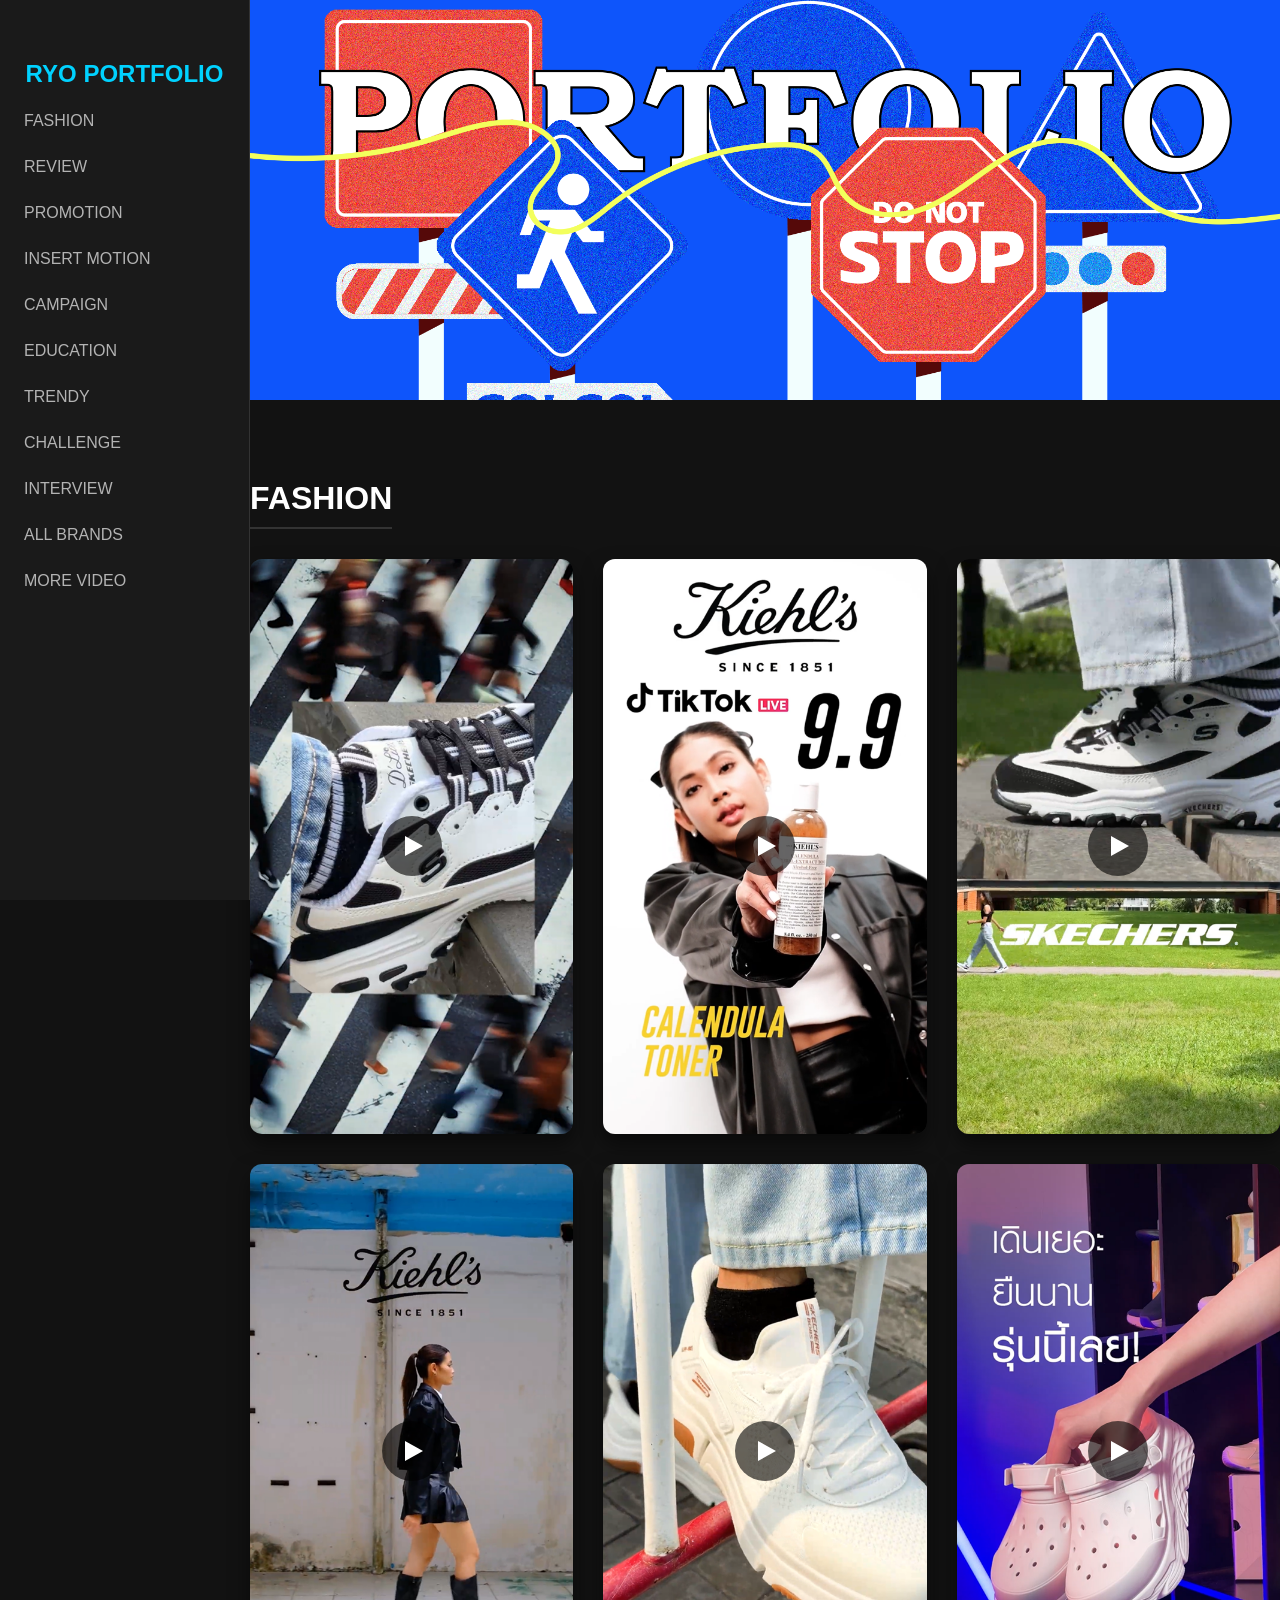
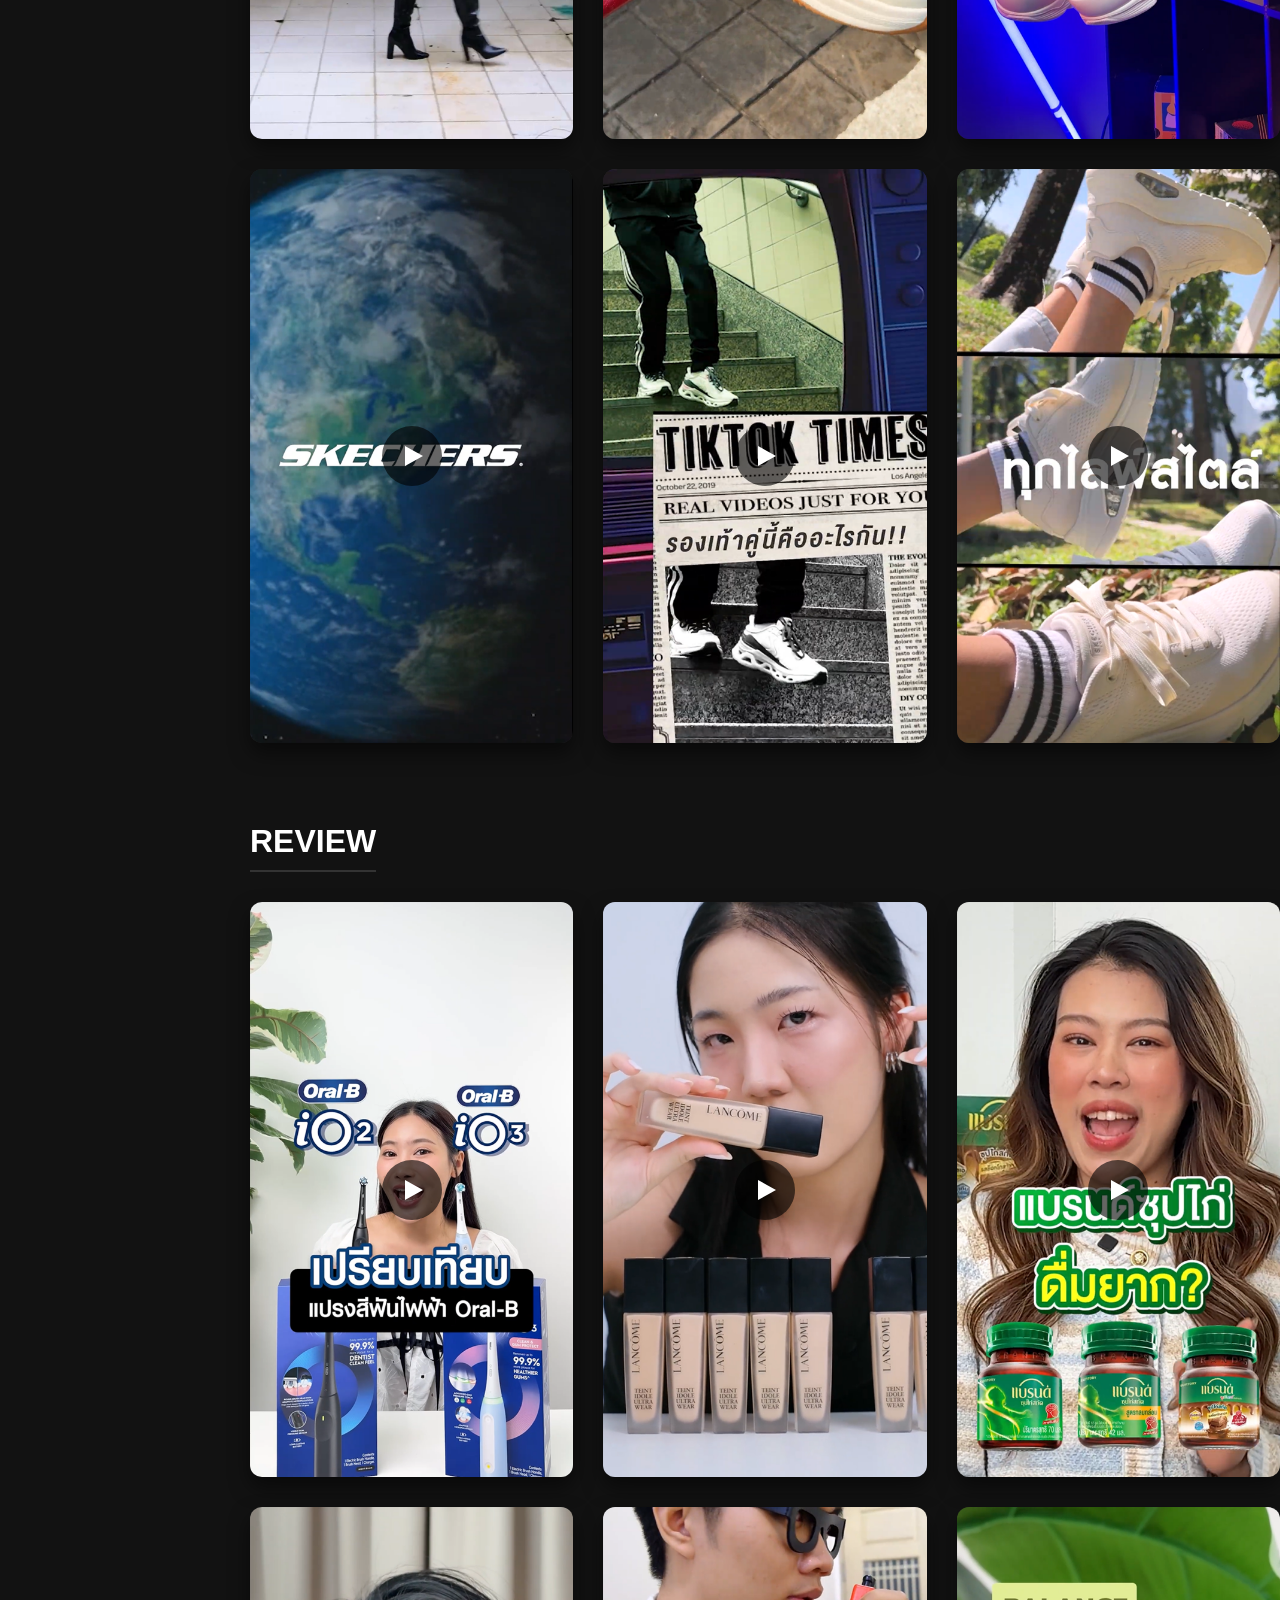
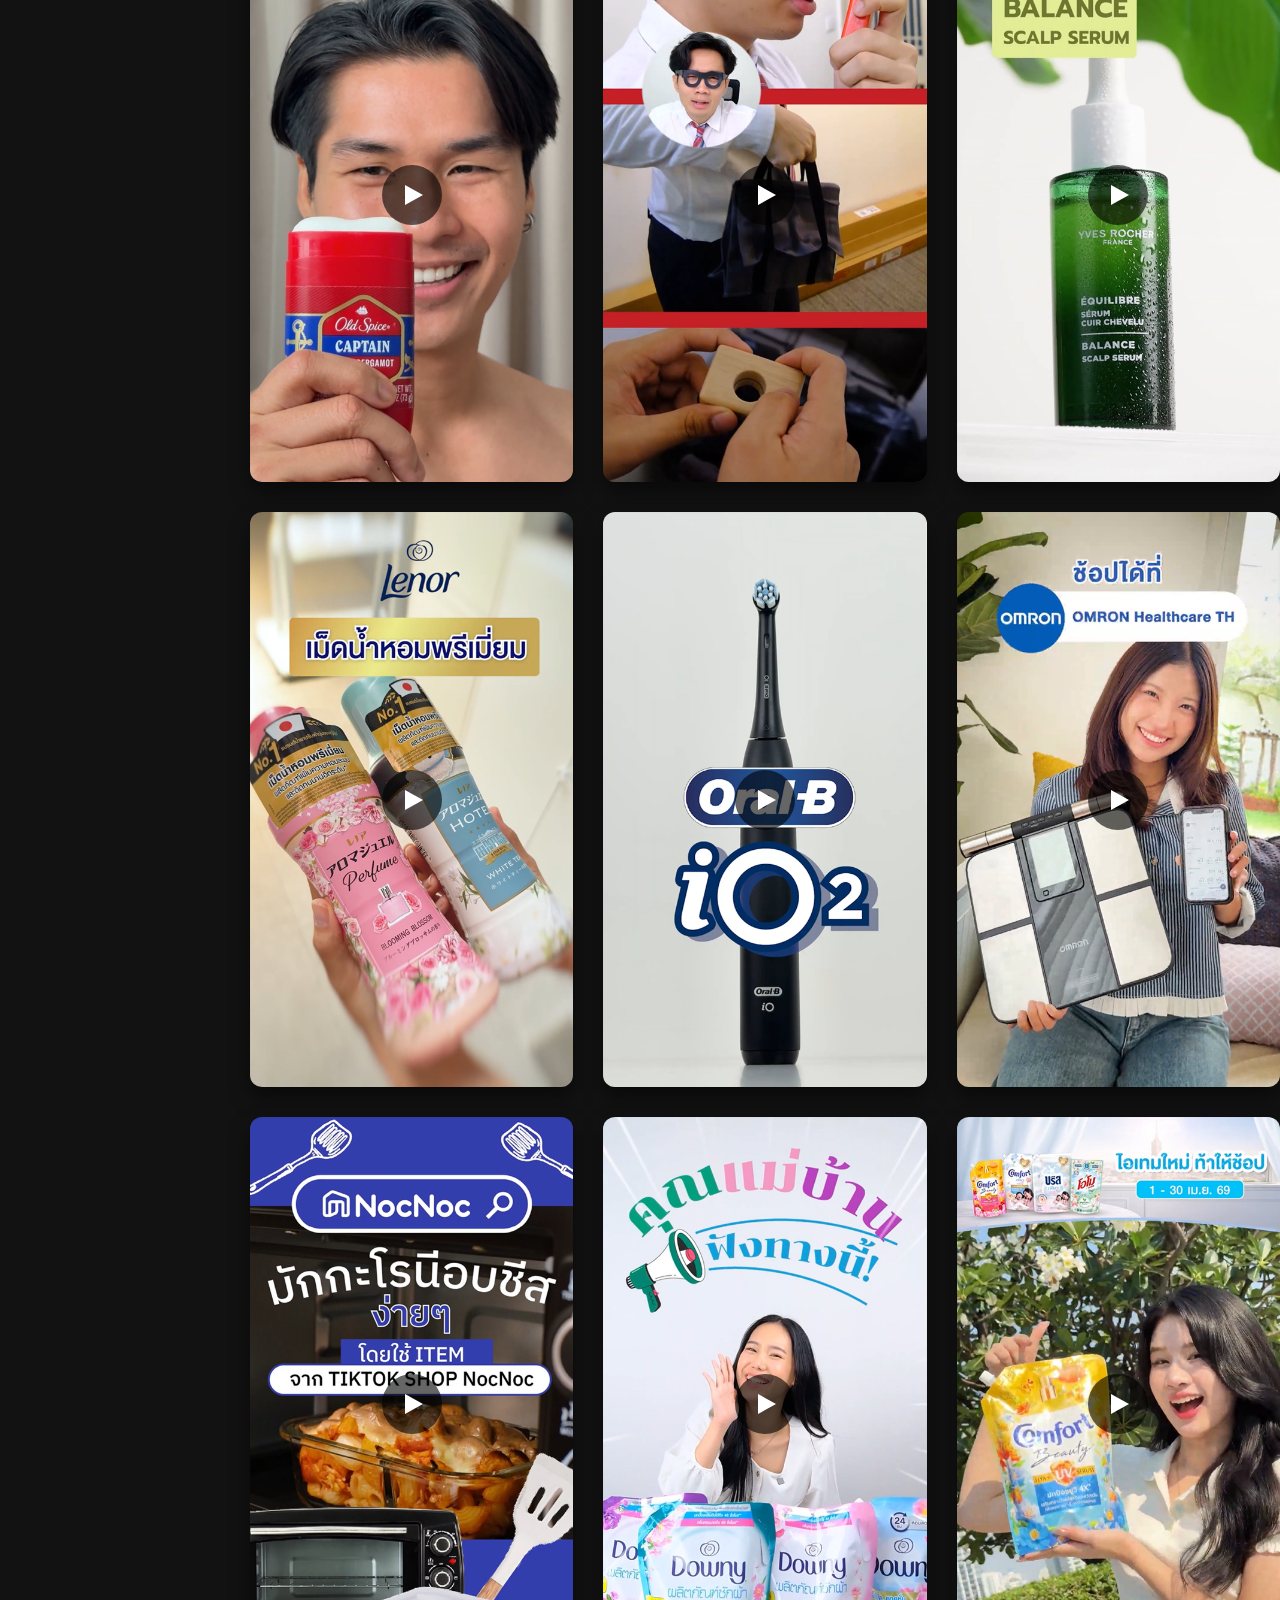
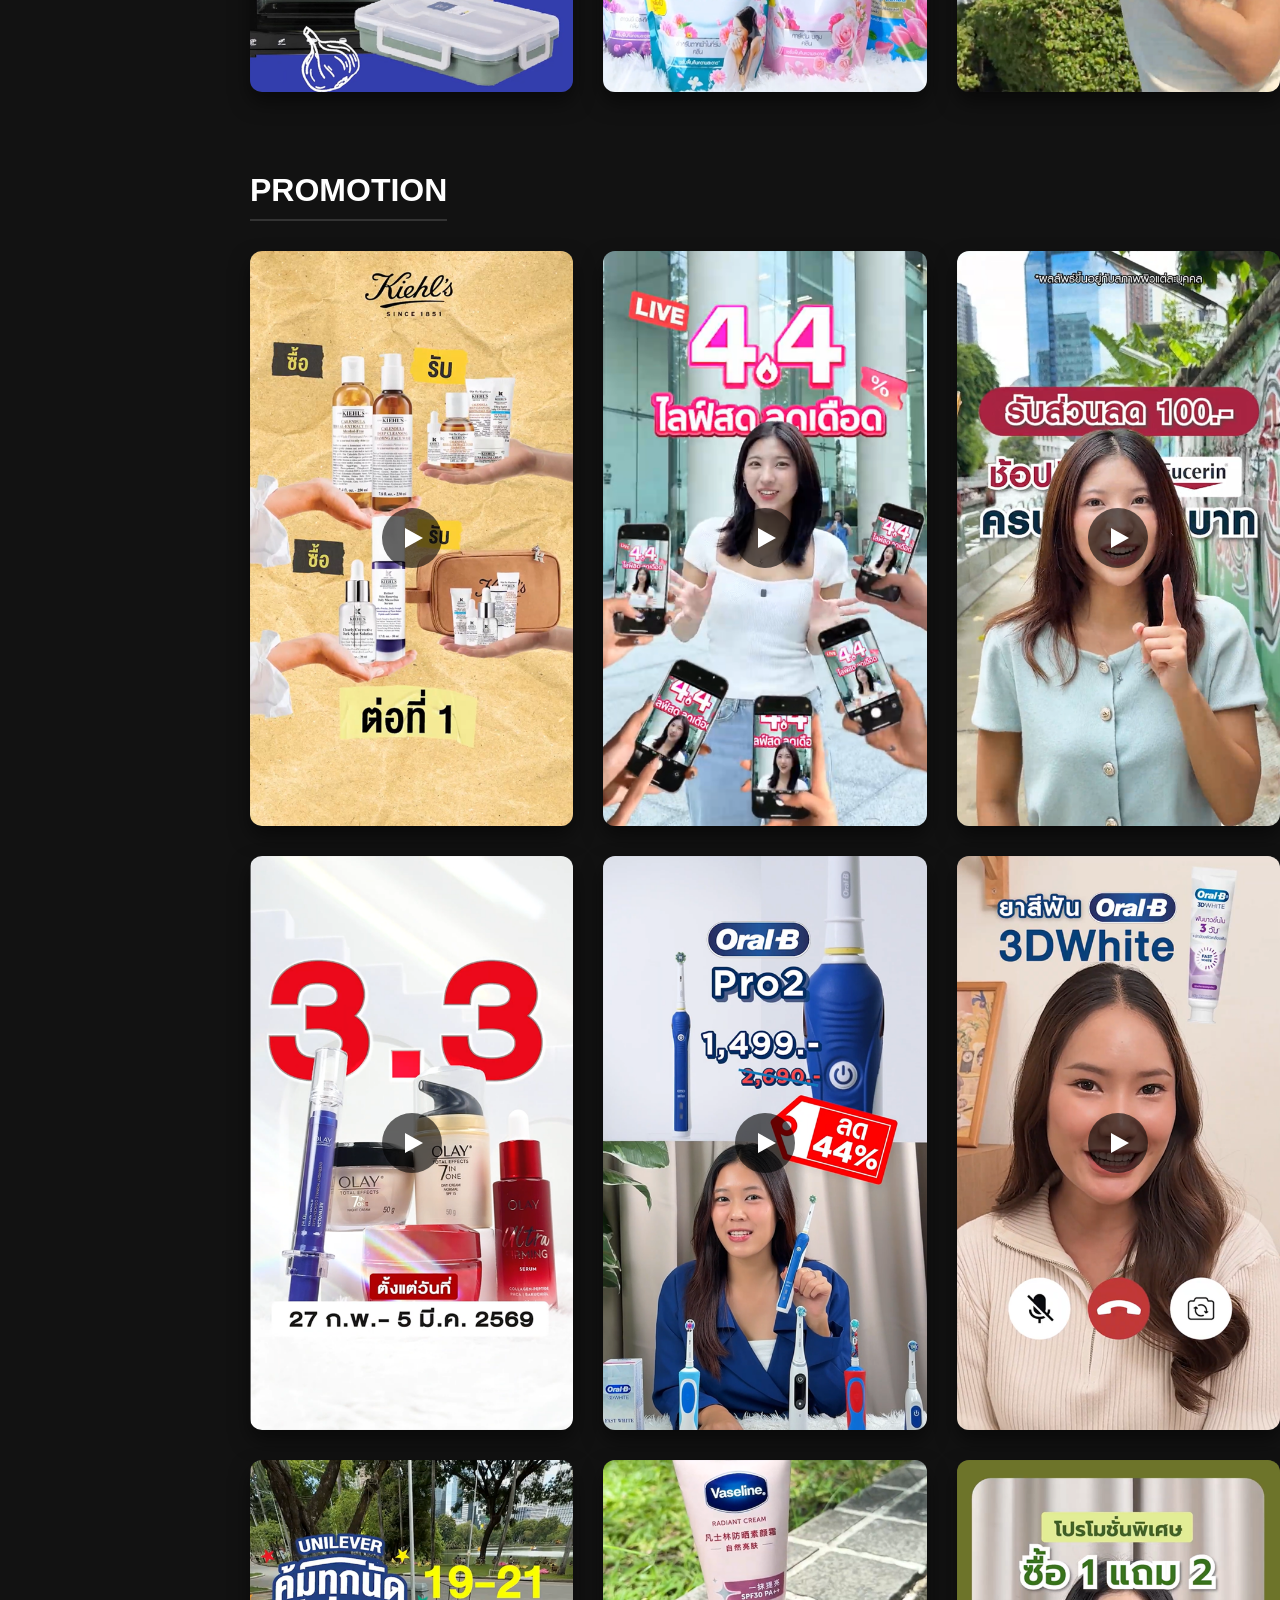
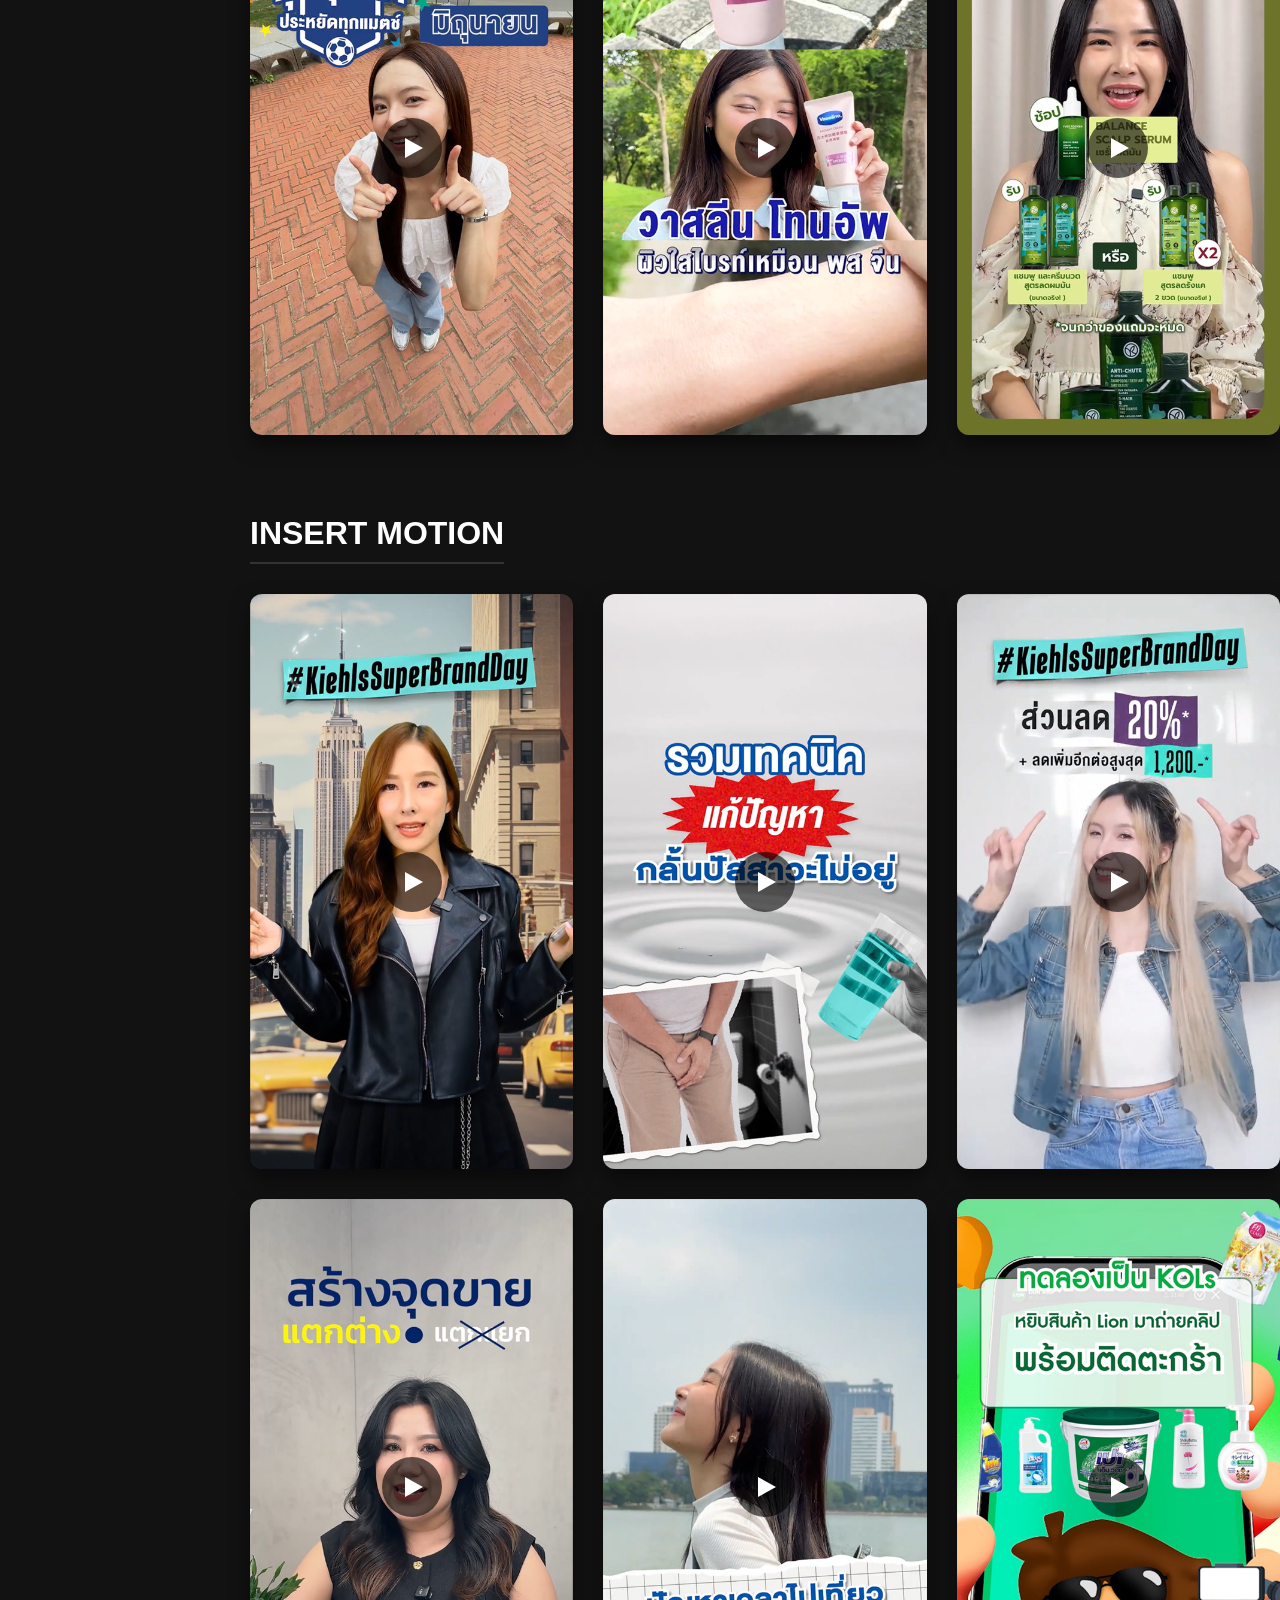
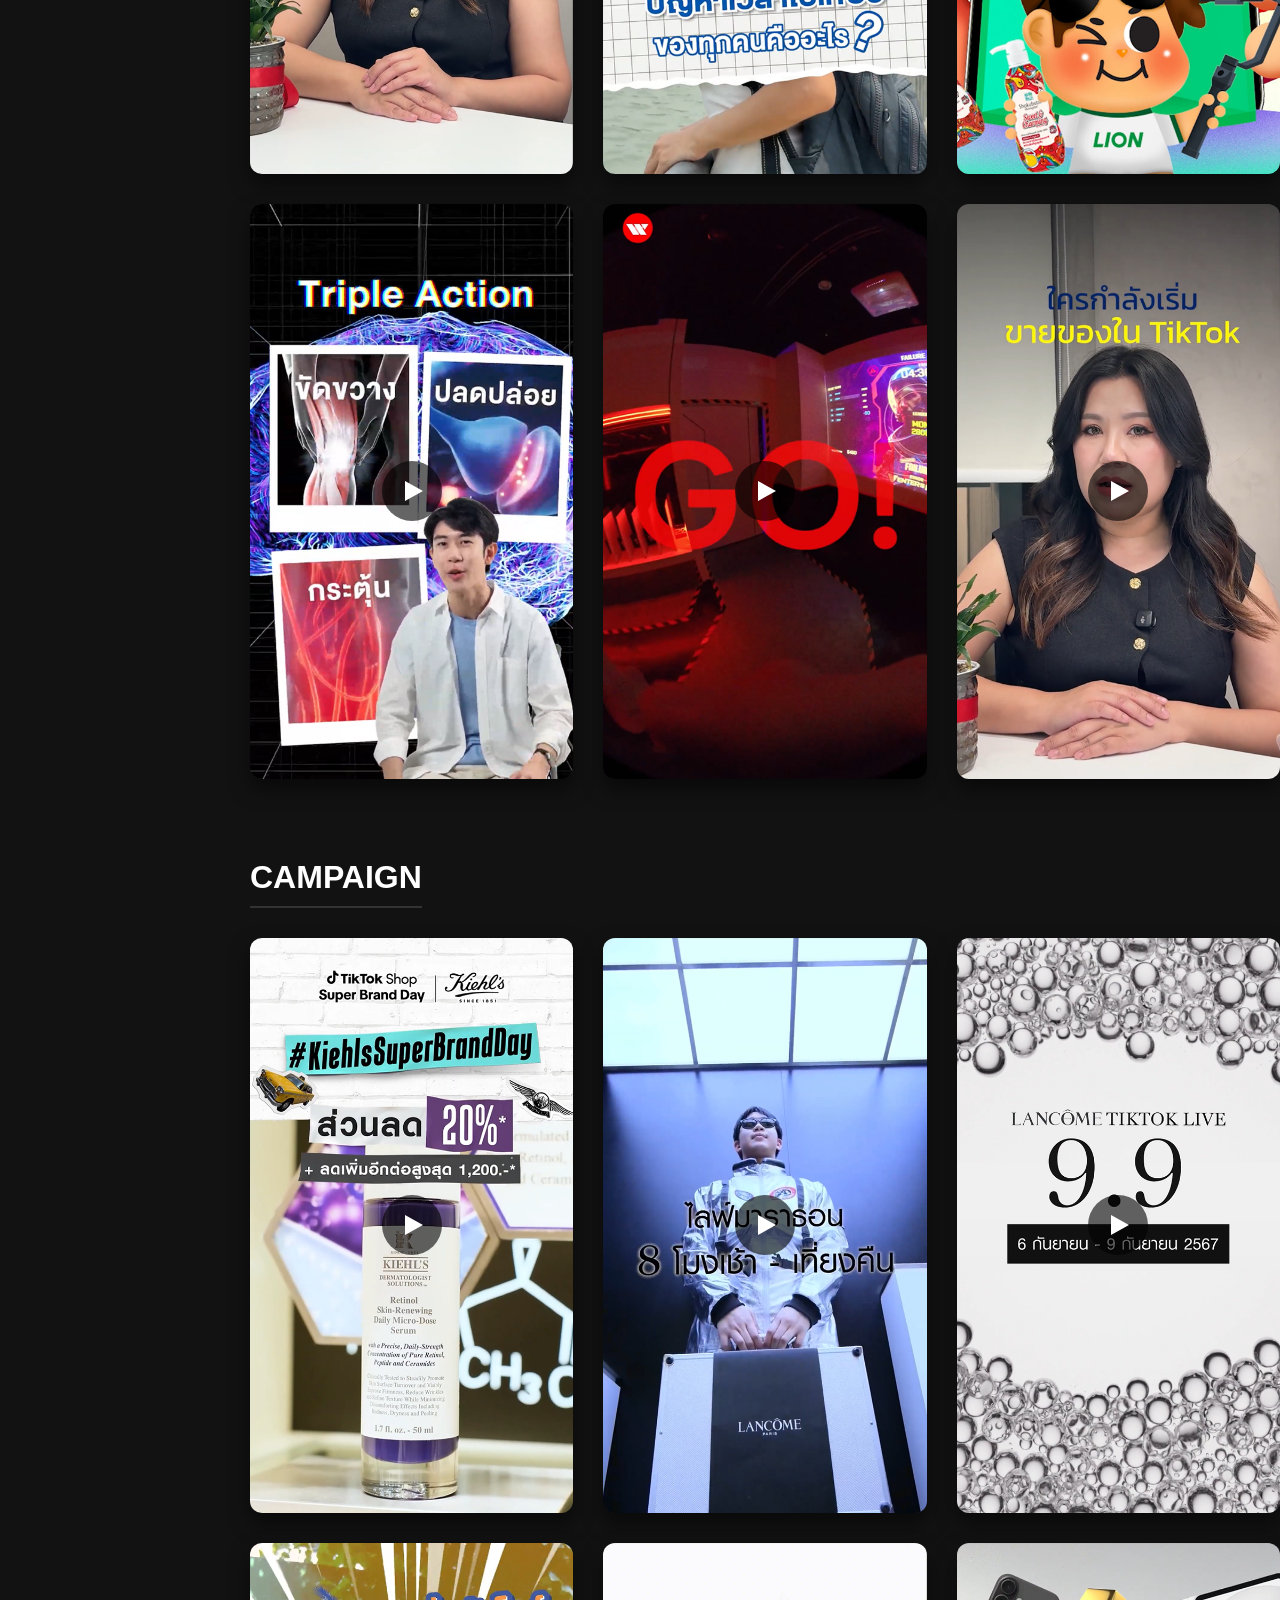
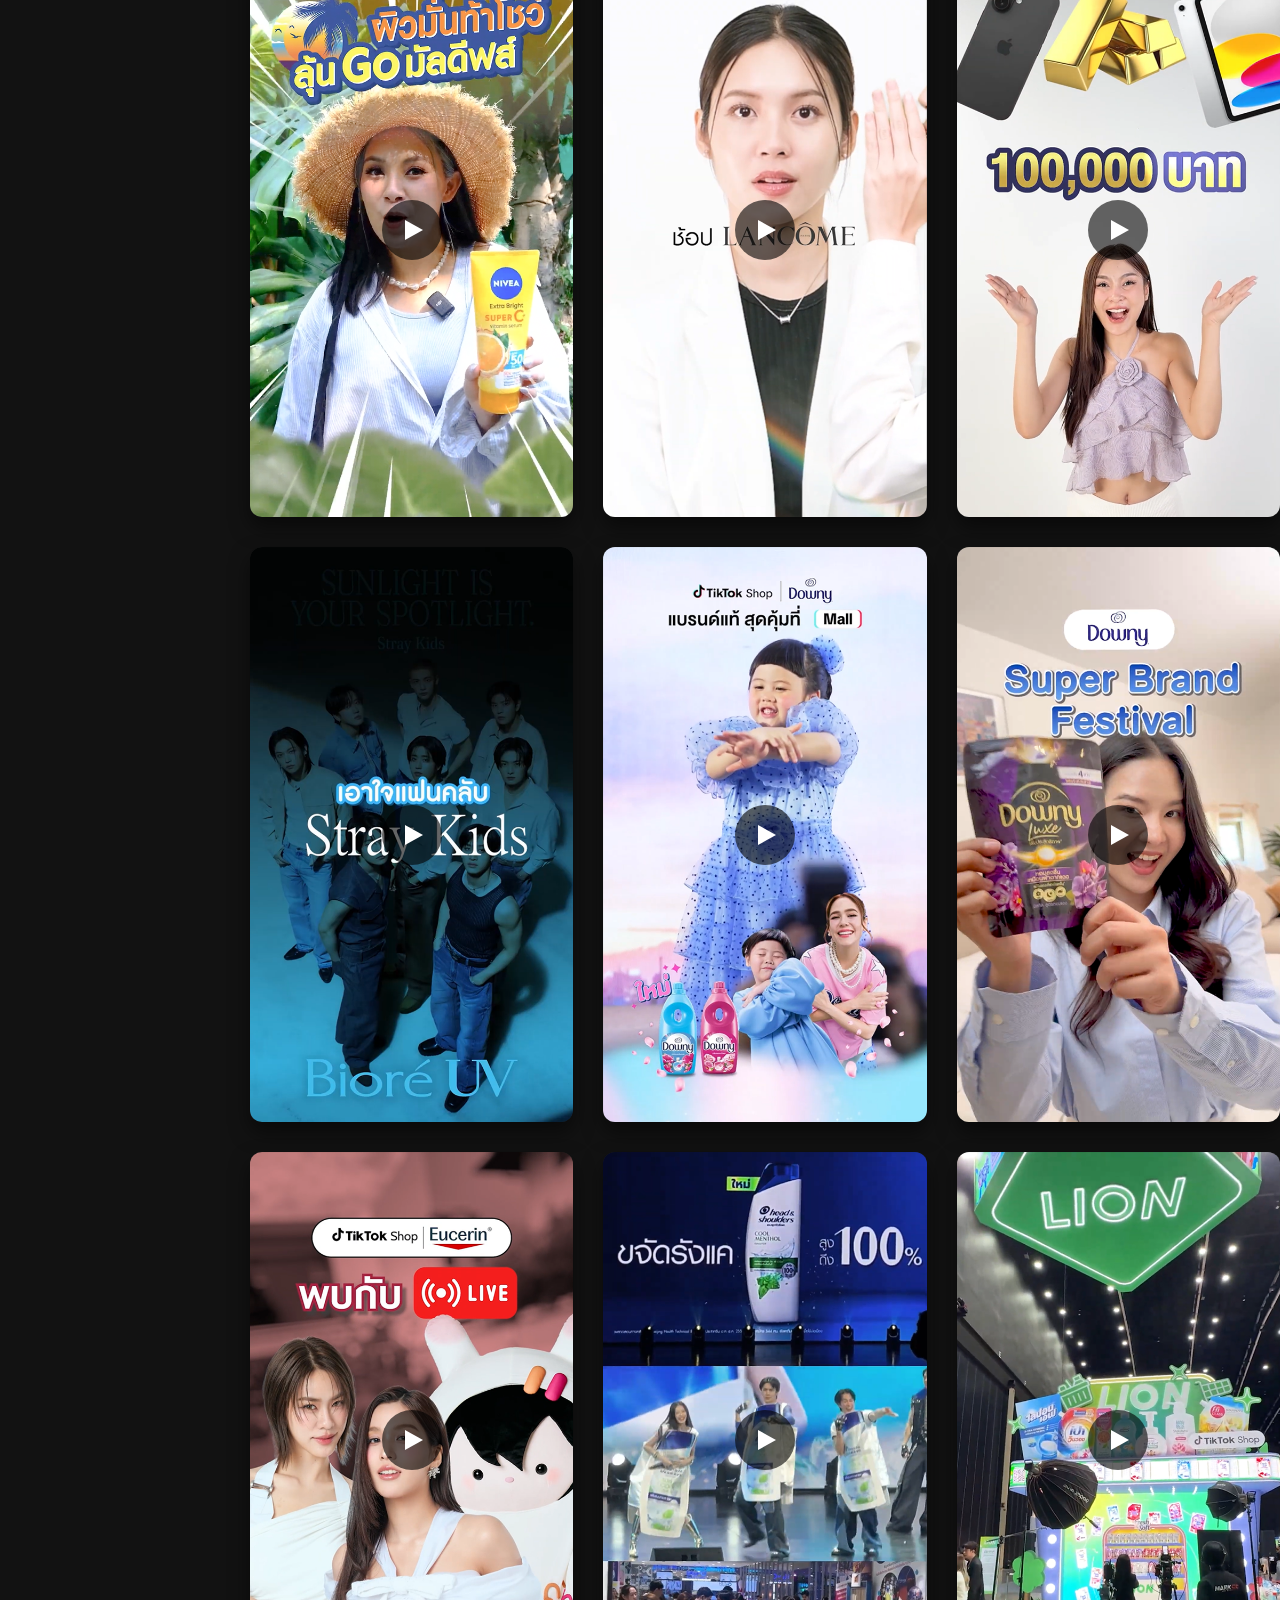
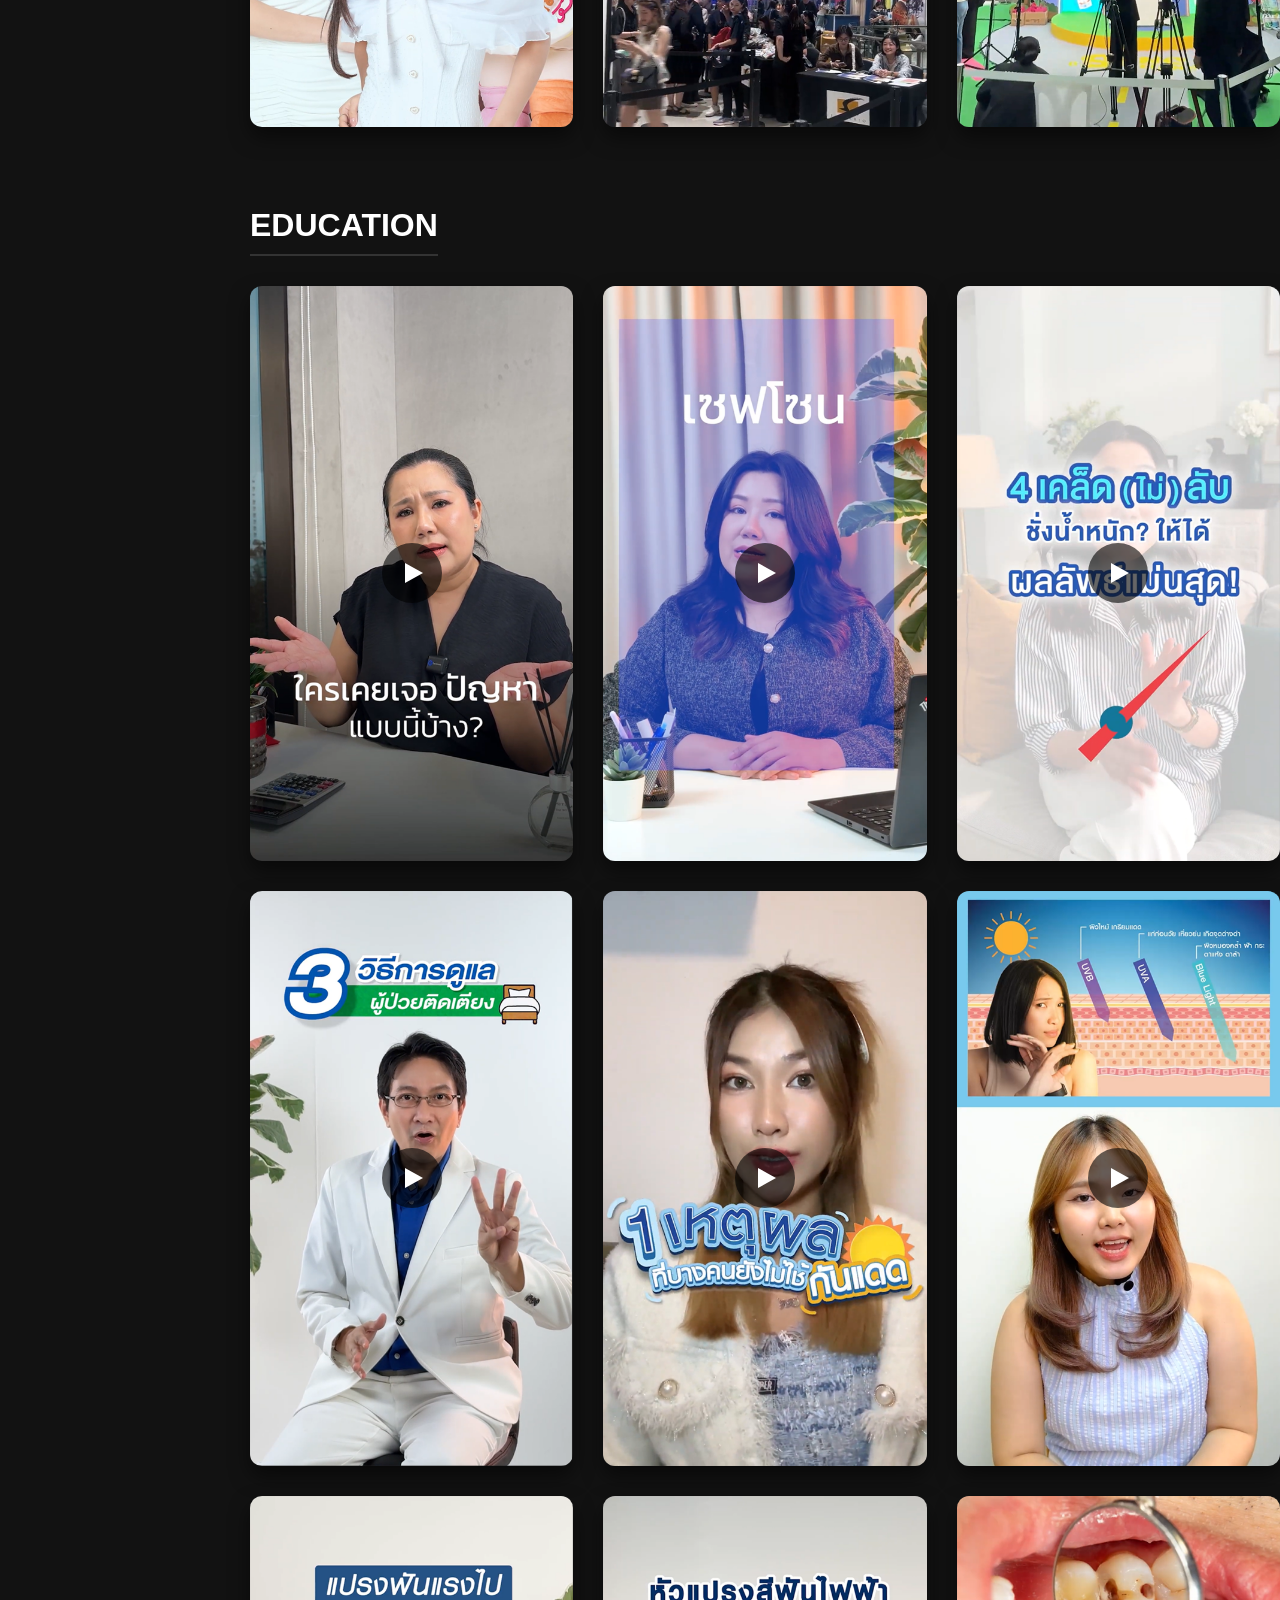
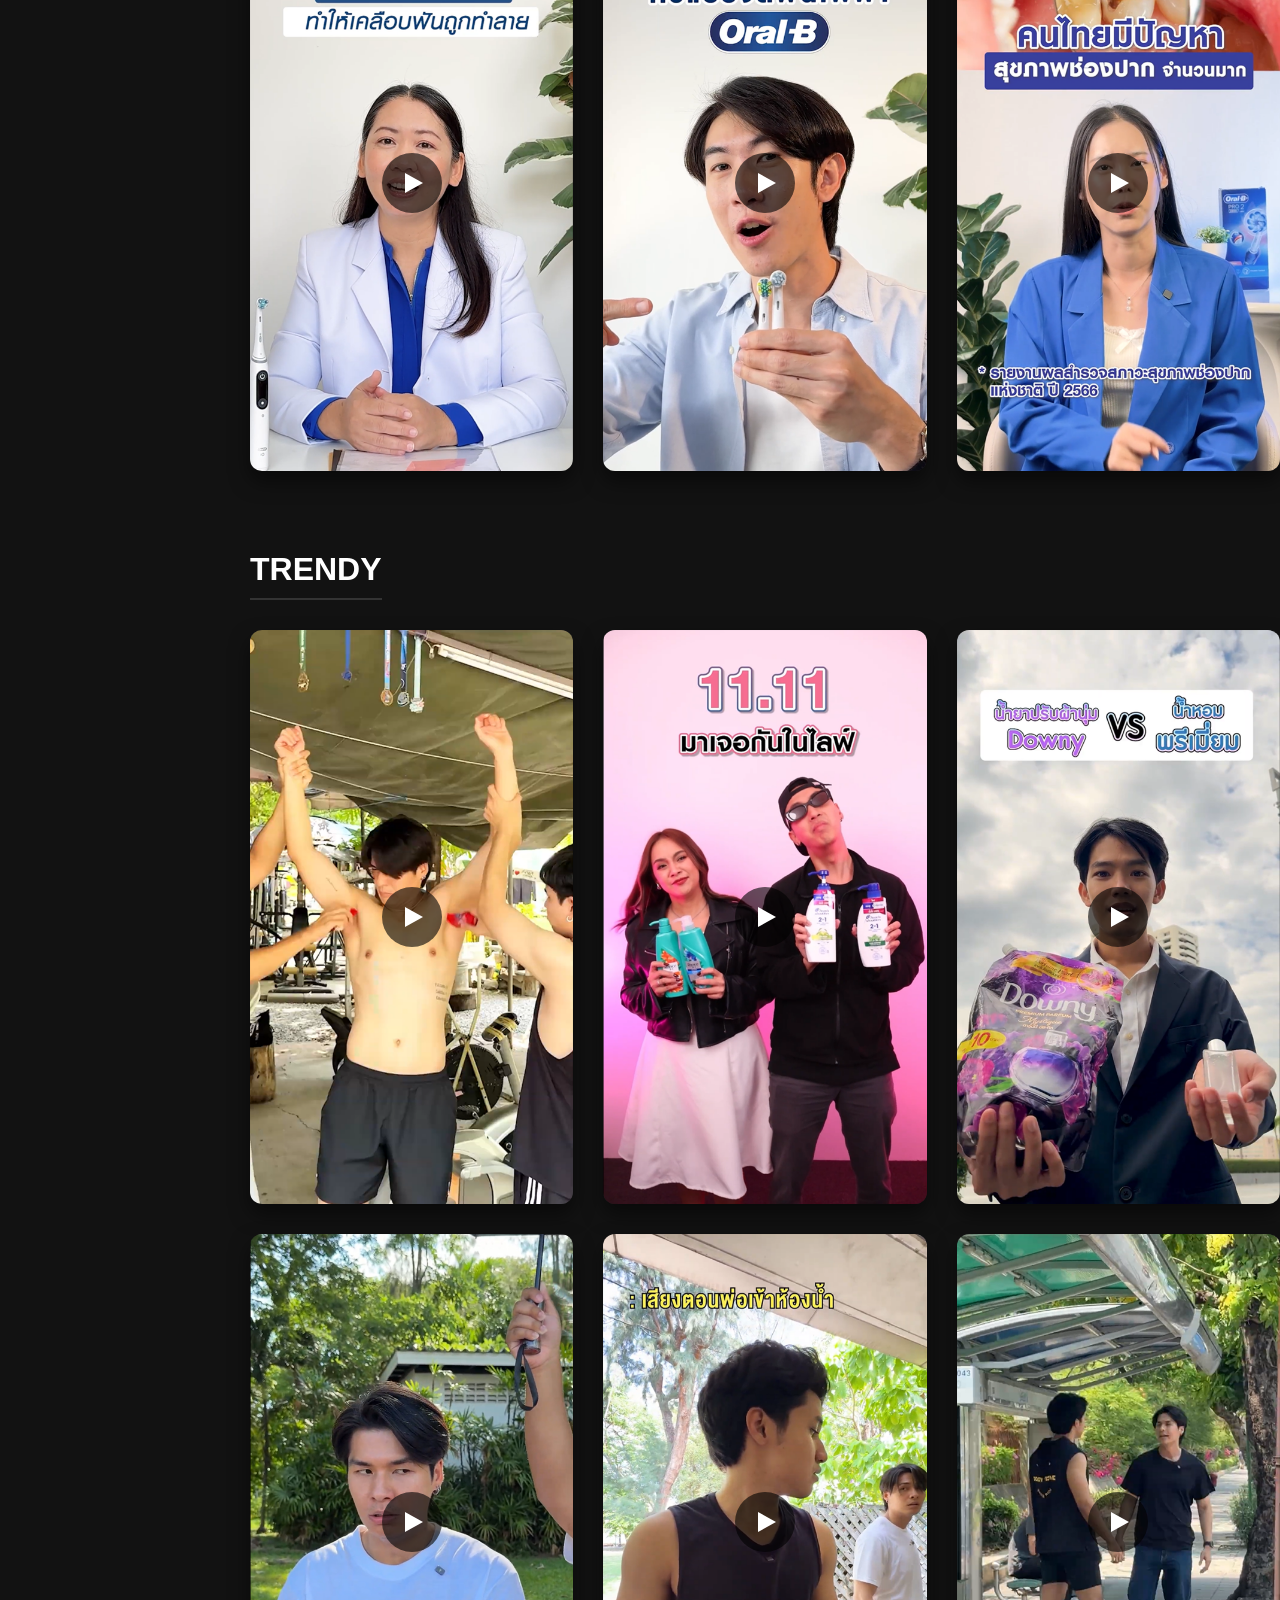
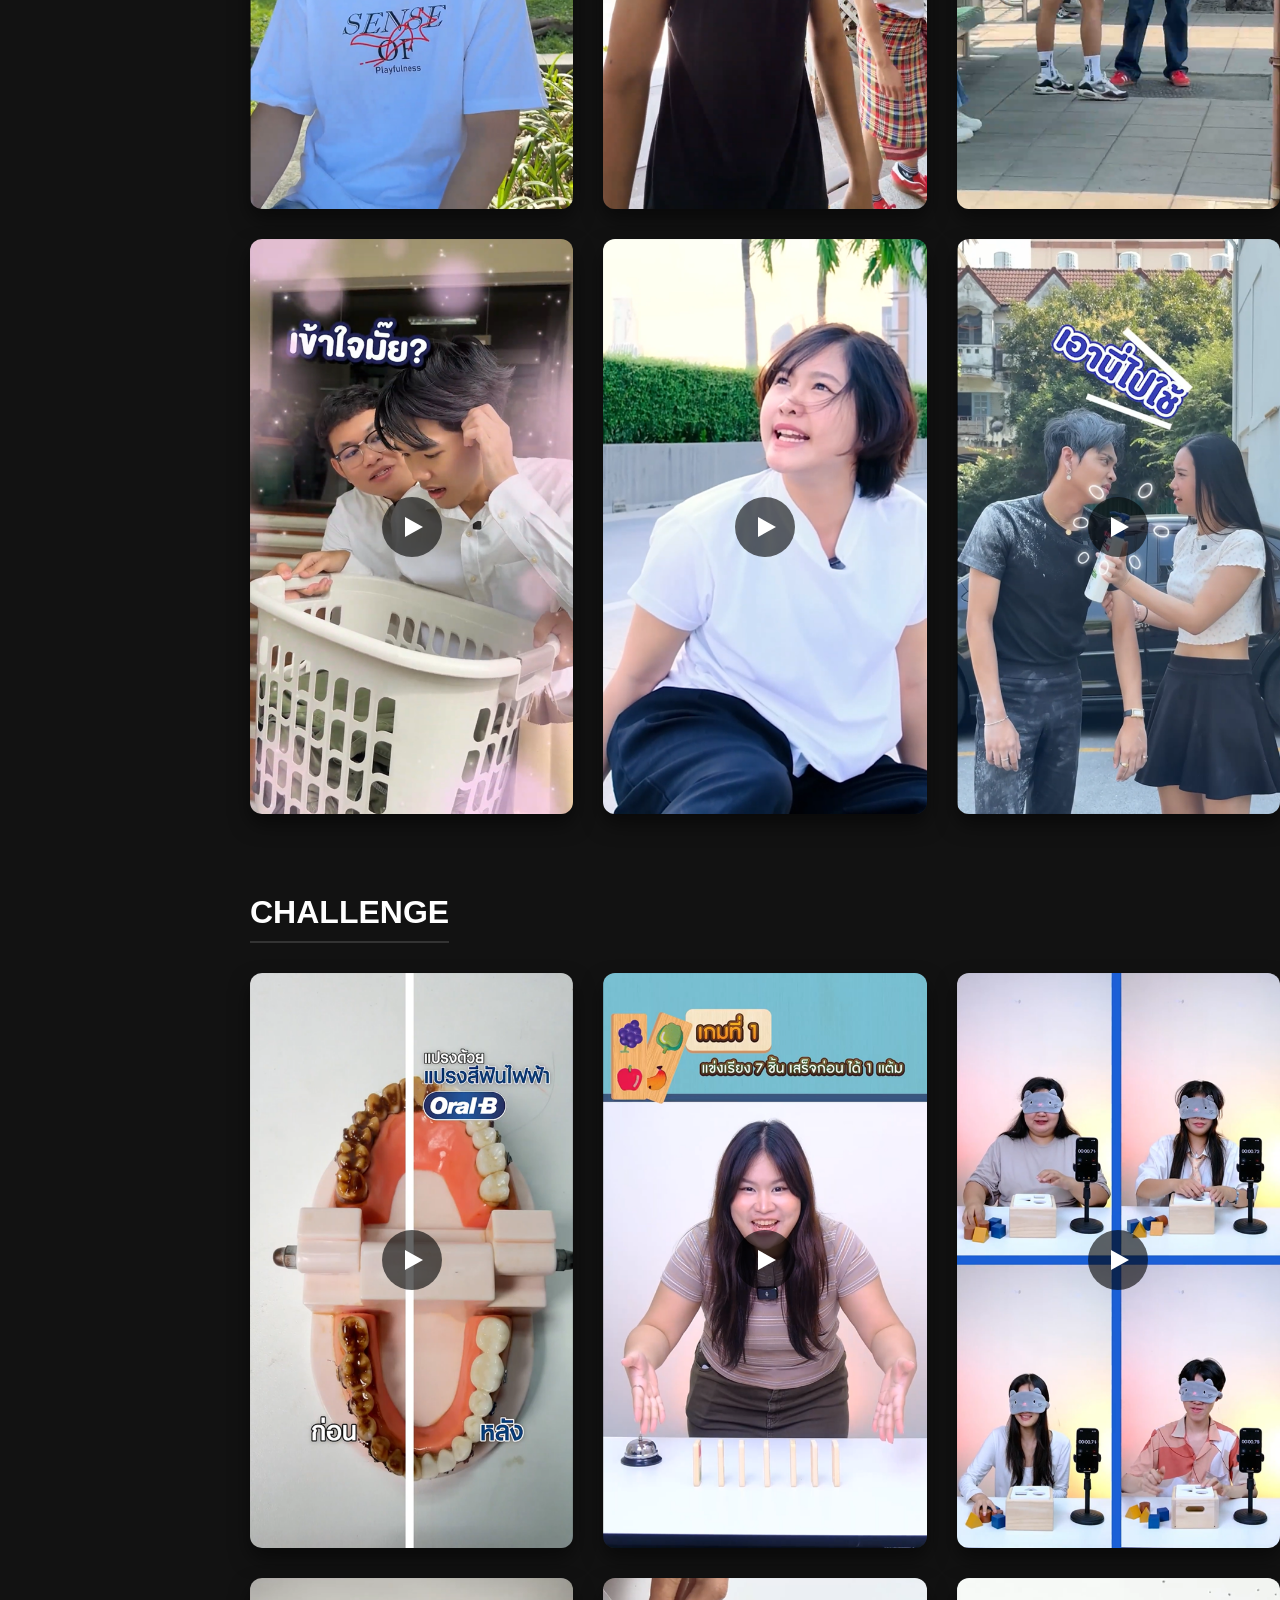
<file: index.html>
<!DOCTYPE html>
<html lang="th">
<head>
    <meta charset="UTF-8">
    <meta name="viewport" content="width=device-width, initial-scale=1.0">
    <title>RYO VIDEO PORTFOLIO</title>
    <link rel="stylesheet" href="css/style.css">
</head>
<body>

    <div class="app-container">
        
        <!-- Mobile Hamburger Menu Button -->
        <button class="menu-toggle" id="menuToggle">☰ Menu</button>

        <!-- Left Navigator -->
        <nav class="sidebar" id="sidebar">
    <!-- เปลี่ยน h2 เป็นลิงก์ และใส่ id="go-to-top" -->
    <a href="#" id="go-to-top" style="text-decoration: none;">
        <h2>RYO PORTFOLIO</h2>
    </a>
    <ul class="nav-menu">
                <li><a href="#FASHION">FASHION</a></li>
                <li><a href="#REVIEW">REVIEW</a></li>
                <li><a href="#PROMO">PROMOTION</a></li>
                <li><a href="#INSERT">INSERT MOTION</a></li>
                <li><a href="#CAM">CAMPAIGN</a></li>
                <li><a href="#EDU">EDUCATION</a></li>
                <li><a href="#TREND">TRENDY</a></li>
                <li><a href="#CHAL">CHALLENGE</a></li>
                <li><a href="#INTERVIEW">INTERVIEW</a></li>
                <li><a href="#BRANDS">ALL BRANDS</a></li>
                <li><a href="https://drive.google.com/drive/folders/1TC_cCxYEZDKWfzgNHyA3g5mWxDoPNFTr?usp=drive_link">MORE VIDEO</a></li>
            </ul>
        </nav>

        <!-- Main Content Area -->
        <main class="main-content">
            
            <!-- Header Image -->
            <header class="header-hero">
            </header>

            <!-- Video Grid Section -->
            <section class="portfolio-section">
                <h2 class="section-title" id="FASHION">FASHION</h2>

                <div class="video-grid">
                    <!-- วิดีโอ 1 -->
                   <div class="video-card" onclick="playVideo(this)">
                    <img class="video-poster" src="cover/FA7.png" alt="ภาพปกFashion1">
                    <div class="play-button"></div>
                        <iframe data-src="https://drive.google.com/file/d/1Ck-sq28rPXNKj92riKtDc3ZbCUb669zo/preview" allow="autoplay; fullscreen"></iframe>
                    </div>
                    <!-- วิดีโอ 2 -->
                    <div class="video-card" onclick="playVideo(this)">
                    <img class="video-poster" src="cover/FA9.png" alt="ภาพปกFashion2">
                    <div class="play-button"></div>
                        <iframe data-src="https://drive.google.com/file/d/1Q9KkZ44J2YKFxnQqp_WxedDDld-bZ5SW/preview" allow="autoplay; fullscreen"></iframe>
                    </div>
                    <!-- วิดีโอ 3 -->
                    <div class="video-card" onclick="playVideo(this)">
                        <img class="video-poster" src="cover/FA8.png" alt="ภาพปกFashion3">
                        <div class="play-button"></div>
                        <iframe data-src="https://drive.google.com/file/d/1iSeDSOpNIlW2ekbtyv8-_ZUkGggxqDbp/preview" allow="autoplay; fullscreen"></iframe>
                    </div>
                    <!-- วิดีโอ 4 -->
                    <div class="video-card" onclick="playVideo(this)">
                        <img class="video-poster" src="cover/FA1.png" alt="ภาพปกFashion4">
                        <div class="play-button"></div>
                        <iframe data-src="https://drive.google.com/file/d/17evcuB9woAuc3j2H8D8Y0bz8ZAJCyoQF/preview" allow="autoplay; fullscreen"></iframe>
                    </div>
                    <!-- วิดีโอ 5 -->
                    <div class="video-card" onclick="playVideo(this)">
                        <img class="video-poster" src="cover/FA6.png" alt="ภาพปกFashion5">
                        <div class="play-button"></div>
                        <iframe data-src="https://drive.google.com/file/d/1LukMLv5VD0pR-J99yUgFW8NXsSPCAkEL/preview" allow="autoplay; fullscreen"></iframe>
                    </div>
                    <!-- วิดีโอ 6 -->
                    <div class="video-card" onclick="playVideo(this)">
                        <img class="video-poster" src="cover/FA5.png" alt="ภาพปกFashion6">
                        <div class="play-button"></div>
                        <iframe data-src="https://drive.google.com/file/d/1i5pWv8gbS-ztJlDiZ3rzE6LKBtPsuwF8/preview" allow="autoplay; fullscreen"></iframe>
                    </div>
                    <!-- วิดีโอ 7 -->
                    <div class="video-card" onclick="playVideo(this)">
                        <img class="video-poster" src="cover/FA4.png" alt="ภาพปกFashion7">
                        <div class="play-button"></div>
                        <iframe data-src="https://drive.google.com/file/d/1URwqZXoK-pD34A0QtsTjcykSxMY88PNI/preview" allow="autoplay; fullscreen"></iframe>
                    </div>
                    <!-- วิดีโอ 8 -->
                    <div class="video-card" onclick="playVideo(this)">
                        <img class="video-poster" src="cover/FA3.png" alt="ภาพปกFashion8">
                        <div class="play-button"></div>
                        <iframe data-src="https://drive.google.com/file/d/1zpzm0t038EpO61VAff8DQTlZZLeynKhb/preview" allow="autoplay; fullscreen"></iframe>
                    </div>
                    <!-- วิดีโอ 9 -->
                    <div class="video-card" onclick="playVideo(this)">
                        <img class="video-poster" src="cover/FA2.png" alt="ภาพปกFashion9">
                        <div class="play-button"></div>
                        <iframe data-src="https://drive.google.com/file/d/1zRLhzEFGDvsMvl10ky3NwEzpeexNqY-j/preview" allow="autoplay; fullscreen"></iframe>
                    </div>
                </div>

                <h2 class="section-title" id="REVIEW">REVIEW</h2>

                <div class="video-grid">
                    <!-- วิดีโอ 1 -->
                    <div class="video-card" onclick="playVideo(this)">
                    <img class="video-poster" src="cover/RE2.png" alt="ภาพปกReview1">
                    <div class="play-button"></div>
                        <iframe data-src="https://drive.google.com/file/d/1sX3lRD5vRStcT8eAsfVQbCOyTtG9NctI/preview" allow="autoplay; fullscreen"></iframe>
                    </div>
                    <!-- วิดีโอ 2 -->
                    <div class="video-card" onclick="playVideo(this)">
                        <img class="video-poster" src="cover/RE11.png" alt="ภาพปกReview2">
                        <div class="play-button"></div>
                        <iframe data-src="https://drive.google.com/file/d/1M4ADSvXQgZQr2ayCF9Im2NK6EnBHU-lG/preview" allow="autoplay; fullscreen"></iframe>
                    </div>
                    <!-- วิดีโอ 3 -->
                    <div class="video-card" onclick="playVideo(this)">
                        <img class="video-poster" src="cover/RE8.png" alt="ภาพปกReview3">
                        <div class="play-button"></div>
                        <iframe data-src="https://drive.google.com/file/d/1EY3VZ8cSDPJ8u9eiLhL86kuewNQQsm-4/preview" allow="autoplay; fullscreen"></iframe>
                    </div>
                    <!-- วิดีโอ 4 -->
                    <div class="video-card" onclick="playVideo(this)">
                        <img class="video-poster" src="cover/RE5.png" alt="ภาพปกReview4">
                        <div class="play-button"></div>
                        <iframe data-src="https://drive.google.com/file/d/1yuo57sqIvsWR0Ep8680AXXXWYP-DltCD/preview" allow="autoplay; fullscreen"></iframe>
                    </div>
                    <!-- วิดีโอ 5 -->
                    <div class="video-card" onclick="playVideo(this)">
                        <img class="video-poster" src="cover/RE10.png" alt="ภาพปกReview5">
                        <div class="play-button"></div>
                        <iframe data-src="https://drive.google.com/file/d/1f6W7V81aZizYtC7QVq9r2HDU-pSzDgiZ/preview" allow="autoplay; fullscreen"></iframe>
                    </div>
                    <!-- วิดีโอ 6 -->
                    <div class="video-card" onclick="playVideo(this)">
                        <img class="video-poster" src="cover/RE1.png" alt="ภาพปกReview6">
                        <div class="play-button"></div>
                        <iframe data-src="https://drive.google.com/file/d/1tGcW2knZvfmo9rVMPwtBqmNPPPBG9E_g/preview" allow="autoplay; fullscreen"></iframe>
                    </div>
                    <!-- วิดีโอ 7 -->
                    <div class="video-card" onclick="playVideo(this)">
                        <img class="video-poster" src="cover/RE7.png" alt="ภาพปกReview7">
                        <div class="play-button"></div>
                        <iframe data-src="https://drive.google.com/file/d/1KOSlrdt4R7nhDUsD3jmPx8tiSOUQ6ScF/preview" allow="autoplay; fullscreen"></iframe>
                    </div>
                    <!-- วิดีโอ 8 -->
                    <div class="video-card" onclick="playVideo(this)">
                        <img class="video-poster" src="cover/RE3.png" alt="ภาพปกReview8">
                        <div class="play-button"></div>
                        <iframe data-src="https://drive.google.com/file/d/1w_40aVZc7BxIxqhT0wnqbundTilZv_me/preview" allow="autoplay; fullscreen"></iframe>
                    </div>
                    <!-- วิดีโอ 9 -->
                    <div class="video-card" onclick="playVideo(this)">
                        <img class="video-poster" src="cover/RE4.png" alt="ภาพปกReview9">
                        <div class="play-button"></div>
                        <iframe data-src="https://drive.google.com/file/d/1zQs_t35hpB7rcz5SWGgbW-AQnVY-qsgb/preview" allow="autoplay; fullscreen"></iframe>
                    </div>
                      <!-- วิดีโอ 10 -->
                    <div class="video-card" onclick="playVideo(this)">
                        <img class="video-poster" src="cover/RE9.png" alt="ภาพปกReview10">
                        <div class="play-button"></div>
                        <iframe data-src="https://drive.google.com/file/d/1FKYqGhXPJcZfLWoXPcyHeVV2GE1BU73O/preview" allow="autoplay; fullscreen"></iframe>
                    </div>
                      <!-- วิดีโอ 11 -->
                    <div class="video-card" onclick="playVideo(this)">
                        <img class="video-poster" src="cover/RE12.png" alt="ภาพปกReview11">
                        <div class="play-button"></div>
                        <iframe data-src="https://drive.google.com/file/d/1MJt2rcRAIj5Hq2NxzupzWsASIAFSdw6u/preview" allow="autoplay; fullscreen"></iframe>
                    </div>
                      <!-- วิดีโอ 12 -->
                    <div class="video-card" onclick="playVideo(this)">
                        <img class="video-poster" src="cover/RE6.png" alt="ภาพปกReview12">
                        <div class="play-button"></div>
                        <iframe data-src="https://drive.google.com/file/d/154h5zmAaUr8YkgCr9n-U3P6ggj_Zl5T6/preview" allow="autoplay; fullscreen"></iframe>
                    </div>
                </div>

                <h2 class="section-title" id="PROMO">PROMOTION</h2>
                
                <div class="video-grid">
                    <!-- วิดีโอ 1 -->
                    <div class="video-card" onclick="playVideo(this)">
                        <img class="video-poster" src="cover/PRO9.png" alt="ภาพปกPromo1">
                        <div class="play-button"></div>
                        <iframe data-src="https://drive.google.com/file/d/1opqrkxM9VNfgGCArCsV2Ev9eTw1vxm_h/preview" allow="autoplay; fullscreen"></iframe>
                    </div>
                    <!-- วิดีโอ 2 -->
                    <div class="video-card" onclick="playVideo(this)">
                        <img class="video-poster" src="cover/PRO8.png" alt="ภาพปกPromo2">
                        <div class="play-button"></div>
                        <iframe data-src="https://drive.google.com/file/d/19OoUc3Jzpbsjz214B_BsOox1ZXFWD9BB/preview" allow="autoplay; fullscreen"></iframe>
                    </div>
                    <!-- วิดีโอ 3 -->
                    <div class="video-card" onclick="playVideo(this)">
                        <img class="video-poster" src="cover/PRO7.png" alt="ภาพปกPromo3">
                        <div class="play-button"></div>
                        <iframe data-src="https://drive.google.com/file/d/1TgwnJtZyd1pMIb0UfmIIIU-cGMqFADm7/preview" allow="autoplay; fullscreen"></iframe>
                    </div>
                    <!-- วิดีโอ 4 -->
                    <div class="video-card" onclick="playVideo(this)">
                        <img class="video-poster" src="cover/PRO6.png" alt="ภาพปกPromo4">
                        <div class="play-button"></div>
                        <iframe data-src="https://drive.google.com/file/d/1Sm1vsVeXCbVQkojlCUFmf7nk-1OsKxWd/preview" allow="autoplay; fullscreen"></iframe>
                    </div>
                    <!-- วิดีโอ 5 -->
                    <div class="video-card" onclick="playVideo(this)">
                        <img class="video-poster" src="cover/PRO5.png" alt="ภาพปกPromo5">
                        <div class="play-button"></div>
                        <iframe data-src="https://drive.google.com/file/d/1OQ-JtclKvVMfNgxtG_gR2HgDV2xnXdzj/preview" allow="autoplay; fullscreen"></iframe>
                    </div>
                    <!-- วิดีโอ 6 -->
                    <div class="video-card" onclick="playVideo(this)">
                        <img class="video-poster" src="cover/PRO4.png" alt="ภาพปกPromo6">
                        <div class="play-button"></div>
                        <iframe data-src="https://drive.google.com/file/d/1giEhpJn-Ccflv3ziPFflW28lL9yJ3bmK/preview" allow="autoplay; fullscreen"></iframe>
                    </div>
                    <!-- วิดีโอ 7 -->
                    <div class="video-card" onclick="playVideo(this)">
                        <img class="video-poster" src="cover/PRO3.png" alt="ภาพปกPromo7">
                        <div class="play-button"></div>
                        <iframe data-src="https://drive.google.com/file/d/1l-xPiqsvZA4n19ib4P7nfL50ZmU5TsAl/preview" allow="autoplay; fullscreen"></iframe>
                    </div>
                    <!-- วิดีโอ 8 -->
                    <div class="video-card" onclick="playVideo(this)">
                        <img class="video-poster" src="cover/PRO2.png" alt="ภาพปกPromo8">
                        <div class="play-button"></div>
                        <iframe data-src="https://drive.google.com/file/d/1eACvT_3-wFPasNY78kM5AMTAuwaWtr66/preview" allow="autoplay; fullscreen"></iframe>
                    </div>
                    <!-- วิดีโอ 9 -->
                    <div class="video-card" onclick="playVideo(this)">
                        <img class="video-poster" src="cover/PRO1.png" alt="ภาพปกPromo9">
                        <div class="play-button"></div>
                        <iframe data-src="https://drive.google.com/file/d/1B-gCNf63WInjgLQhSY3YT4iu2VGy1Qyx/preview" allow="autoplay; fullscreen"></iframe>
                    </div>
                </div>

                <h2 class="section-title" id="INSERT">INSERT MOTION</h2>
                
                <div class="video-grid">
                    <!-- วิดีโอ 1 -->
                    <div class="video-card" onclick="playVideo(this)">
                    <img class="video-poster" src="cover/IN9.png" alt="ภาพปกInsert1">
                    <div class="play-button"></div>
                        <iframe data-src="https://drive.google.com/file/d/190JXODcZ5OKph9L7WAzgVvxfhp0P3Z8_/preview" allow="autoplay; fullscreen"></iframe>
                    </div>
                    <!-- วิดีโอ 2 -->
                    <div class="video-card" onclick="playVideo(this)">
                        <img class="video-poster" src="cover/IN8.png" alt="ภาพปกInsert2">
                        <div class="play-button"></div>
                        <iframe data-src="https://drive.google.com/file/d/1Wiwhcu1zVJECv4feQkN-g_1q-NUW6iax/preview" allow="autoplay; fullscreen"></iframe>
                    </div>
                    <!-- วิดีโอ 3 -->
                    <div class="video-card" onclick="playVideo(this)">
                        <img class="video-poster" src="cover/IN1.png" alt="ภาพปกInsert3">
                        <div class="play-button"></div>
                        <iframe data-src="https://drive.google.com/file/d/1tQtMxGTwGgeAlX2RD6qYdNk2Ro5HXKZM/preview" allow="autoplay; fullscreen"></iframe>
                    </div>
                    <!-- วิดีโอ 4 -->
                    <div class="video-card" onclick="playVideo(this)">
                        <img class="video-poster" src="cover/IN6.png" alt="ภาพปกInsert4">
                        <div class="play-button"></div>
                        <iframe data-src="https://drive.google.com/file/d/1mxBWU0aP480wvxE3foRjCrjd4Tc4roCu/preview" allow="autoplay; fullscreen"></iframe>
                    </div>
                    <!-- วิดีโอ 5 -->
                    <div class="video-card" onclick="playVideo(this)">
                        <img class="video-poster" src="cover/IN7.png" alt="ภาพปกInsert5">
                        <div class="play-button"></div>
                        <iframe data-src="https://drive.google.com/file/d/1IWN3ng-Lm6oGLbvz5jnuEBZuTFsDMkHe/preview" allow="autoplay; fullscreen"></iframe>
                    </div>
                    <!-- วิดีโอ 6 -->
                    <div class="video-card" onclick="playVideo(this)">
                        <img class="video-poster" src="cover/IN4.png" alt="ภาพปกInsert6">
                        <div class="play-button"></div>
                        <iframe data-src="https://drive.google.com/file/d/1dFZf8TzC7RjcFH7YRr_cm-SODEztnvOR/preview" allow="autoplay; fullscreen"></iframe>
                    </div>
                    <!-- วิดีโอ 7 -->
                    <div class="video-card" onclick="playVideo(this)">
                        <img class="video-poster" src="cover/IN3.png" alt="ภาพปกInsert7">
                        <div class="play-button"></div>
                        <iframe data-src="https://drive.google.com/file/d/1gdDWN670zh0yHMq_43LTKNLaxnKwpfbk/preview" allow="autoplay; fullscreen"></iframe>
                    </div>
                    <!-- วิดีโอ 8 -->
                    <div class="video-card" onclick="playVideo(this)">
                        <img class="video-poster" src="cover/IN2.png" alt="ภาพปกInsert8">
                        <div class="play-button"></div>
                        <iframe data-src="https://drive.google.com/file/d/1aPEDu0wVkAEbMN1MhLqmm3cCqS4r5lPt/preview" allow="autoplay; fullscreen"></iframe>
                    </div>
                    <!-- วิดีโอ 9 -->
                    <div class="video-card" onclick="playVideo(this)">
                        <img class="video-poster" src="cover/IN5.png" alt="ภาพปกInsert9">
                        <div class="play-button"></div>
                        <iframe data-src="https://drive.google.com/file/d/1hIaCGMsPiBFyzWRCjAltW_3FafHqwrIO/preview" allow="autoplay; fullscreen"></iframe>
                    </div>
                </div>

                <h2 class="section-title" id="CAM">CAMPAIGN</h2>
                
                <div class="video-grid">
                    <!-- วิดีโอ 1 -->
                    <div class="video-card" onclick="playVideo(this)">
                        <img class="video-poster" src="cover/CHAL2.png" alt="ภาพปกCampaign1">
                        <div class="play-button"></div>
                        <iframe data-src="https://drive.google.com/file/d/169n9xKWXcV1c7ZXfSDSGHoq-GKFRLE9P/preview" allow="autoplay; fullscreen"></iframe>
                    </div>
                    <!-- วิดีโอ 2 -->
                    <div class="video-card" onclick="playVideo(this)">
                        <img class="video-poster" src="cover/CHAL5.png" alt="ภาพปกCampaign2">
                        <div class="play-button"></div>
                        <iframe data-src="https://drive.google.com/file/d/1OlfjKH7j-IQ5F6behMxAdzjVHjXIeALl/preview" allow="autoplay; fullscreen"></iframe>
                    </div>
                    <!-- วิดีโอ 3 -->
                    <div class="video-card" onclick="playVideo(this)">
                        <img class="video-poster" src="cover/CHAL3.png" alt="ภาพปกCampaign3">
                        <div class="play-button"></div>
                        <iframe data-src="https://drive.google.com/file/d/14bux0A_su9U2NvH40lZIAHJYwDrSL19F/preview" allow="autoplay; fullscreen"></iframe>
                    </div>
                    <!-- วิดีโอ 4 -->
                    <div class="video-card" onclick="playVideo(this)">
                        <img class="video-poster" src="cover/CHAL1.png" alt="ภาพปกCampaign4">
                        <div class="play-button"></div>
                        <iframe data-src="https://drive.google.com/file/d/1xb3nE1p269qoomKTSWVeDPu7RzGAZNat/preview" allow="autoplay; fullscreen"></iframe>
                    </div>
                    <!-- วิดีโอ 5 -->
                    <div class="video-card" onclick="playVideo(this)">
                        <img class="video-poster" src="cover/CHAL4.png" alt="ภาพปกCampaign5">
                        <div class="play-button"></div>
                        <iframe data-src="https://drive.google.com/file/d/1PXDPSL6Gha30xLLpOwfOG7ncN34otLeg/preview" allow="autoplay; fullscreen"></iframe>
                    </div>
                    <!-- วิดีโอ 6 -->
                    <div class="video-card" onclick="playVideo(this)">
                        <img class="video-poster" src="cover/CHAL12.png" alt="ภาพปกCampaign6">
                        <div class="play-button"></div>
                        <iframe data-src="https://drive.google.com/file/d/1e2Uve3nhrwKKBWZmou4Ew7789wKoxlHp/preview" allow="autoplay; fullscreen"></iframe>
                    </div>
                    <!-- วิดีโอ 7 -->
                    <div class="video-card" onclick="playVideo(this)">
                        <img class="video-poster" src="cover/CHAL6.png" alt="ภาพปกCampaign7">
                        <div class="play-button"></div>
                        <iframe data-src="https://drive.google.com/file/d/193NYrMo_P4ALvIMW3u13tbRnqq58lT3b/preview" allow="autoplay; fullscreen"></iframe>
                    </div>
                    <!-- วิดีโอ 8 -->
                    <div class="video-card" onclick="playVideo(this)">
                        <img class="video-poster" src="cover/CHAL7.png" alt="ภาพปกCampaign8">
                        <div class="play-button"></div>
                        <iframe data-src="https://drive.google.com/file/d/1SLOXgloCI80uEiW77lWVXqAILcd__nsk/preview" allow="autoplay; fullscreen"></iframe>
                    </div>
                    <!-- วิดีโอ 9 -->
                    <div class="video-card" onclick="playVideo(this)">
                        <img class="video-poster" src="cover/CHAL8.png" alt="ภาพปกCampaign9">
                        <div class="play-button"></div>
                        <iframe data-src="https://drive.google.com/file/d/1hIeE5ex5BxwlVz4v9juw5RxQAjq5O5LX/preview" allow="autoplay; fullscreen"></iframe>
                    </div>
                    <!-- วิดีโอ 10 -->
                    <div class="video-card" onclick="playVideo(this)">
                        <img class="video-poster" src="cover/CHAL9.png" alt="ภาพปกCampaign10">
                        <div class="play-button"></div>
                        <iframe data-src="https://drive.google.com/file/d/1X9ngXD1vZ_TFSO3t6_DPUSpI7BuhV7nJ/preview" allow="autoplay; fullscreen"></iframe>
                    </div>
                    <!-- วิดีโอ 11 -->
                    <div class="video-card" onclick="playVideo(this)">
                        <img class="video-poster" src="cover/CHAL10.png" alt="ภาพปกCampaign11">
                        <div class="play-button"></div>
                        <iframe data-src="https://drive.google.com/file/d/14RYbJUH0O2K3ZX-NVgLr7t3HFjlscj6p/preview" allow="autoplay; fullscreen"></iframe>
                    </div>
                    <!-- วิดีโอ 12 -->
                    <div class="video-card" onclick="playVideo(this)">
                        <img class="video-poster" src="cover/CHAL11.png" alt="ภาพปกCampaign12">
                        <div class="play-button"></div>
                        <iframe data-src="https://drive.google.com/file/d/1ZlBF44Jbo_vTPHYvfdovF58AzmhRMek6/preview" allow="autoplay; fullscreen"></iframe>
                    </div>
                </div>

                <h2 class="section-title" id="EDU">EDUCATION</h2>
                
                <div class="video-grid">
                    <!-- วิดีโอ 1 -->
                    <div class="video-card" onclick="playVideo(this)">
                        <img class="video-poster" src="cover/EDU5.png" alt="ภาพปกEducation1">
                        <div class="play-button"></div>
                        <iframe data-src="https://drive.google.com/file/d/1w4fjfisyT8sD-SX6oA7zX39sAzt1neqo/preview" allow="autoplay; fullscreen"></iframe>
                    </div>
                    <!-- วิดีโอ 2 -->
                    <div class="video-card" onclick="playVideo(this)">
                        <img class="video-poster" src="cover/EDU4.png" alt="ภาพปกEducation2">
                        <div class="play-button"></div>
                        <iframe data-src="https://drive.google.com/file/d/1jQGQJxs2N61BBKbzayUHrRhECKoejQzZ/preview" allow="autoplay; fullscreen"></iframe>
                    </div>
                    <!-- วิดีโอ 3 -->
                    <div class="video-card" onclick="playVideo(this)">
                        <img class="video-poster" src="cover/EDU3.png" alt="ภาพปกEducation3">
                        <div class="play-button"></div>
                        <iframe data-src="https://drive.google.com/file/d/1QkeKWPVR5xdcvOBgghrM40NkfUtmkOqj/preview" allow="autoplay; fullscreen"></iframe>
                    </div>
                    <!-- วิดีโอ 4 -->
                    <div class="video-card" onclick="playVideo(this)">
                        <img class="video-poster" src="cover/EDU6.png" alt="ภาพปกEducation4">
                        <div class="play-button"></div>
                        <iframe data-src="https://drive.google.com/file/d/1LWzV27sV8FU9OykZHwrUv4_deZUGzusY/preview" allow="autoplay; fullscreen"></iframe>
                    </div>
                    <!-- วิดีโอ 5 -->
                    <div class="video-card" onclick="playVideo(this)">
                        <img class="video-poster" src="cover/EDU8.png" alt="ภาพปกEducation5">
                        <div class="play-button"></div>
                        <iframe data-src="https://drive.google.com/file/d/1UvyUrK4T8zbU9Sb8DadYH-yY7ez50naZ/preview" allow="autoplay; fullscreen"></iframe>
                    </div>
                    <!-- วิดีโอ 6 -->
                    <div class="video-card" onclick="playVideo(this)">
                        <img class="video-poster" src="cover/EDU7.png" alt="ภาพปกEducation6">
                        <div class="play-button"></div>
                        <iframe data-src="https://drive.google.com/file/d/1gXU4Ln117mao_TOzm7TQIcpPblcq7UfT/preview" allow="autoplay; fullscreen"></iframe>
                    </div>
                    <!-- วิดีโอ 7 -->
                    <div class="video-card" onclick="playVideo(this)">
                        <img class="video-poster" src="cover/EDU1.png" alt="ภาพปกEducation7">
                        <div class="play-button"></div>
                        <iframe data-src="https://drive.google.com/file/d/19QyD_INThDCI0GwxhMN883M7AU4WHoLi/preview" allow="autoplay; fullscreen"></iframe>
                    </div>
                    <!-- วิดีโอ 8 -->
                    <div class="video-card" onclick="playVideo(this)">
                        <img class="video-poster" src="cover/EDU2.png" alt="ภาพปกEducation8">
                        <div class="play-button"></div>
                        <iframe data-src="https://drive.google.com/file/d/1TbvMEIrgPnEhegqdA4CkubP-5_lDdbXC/preview" allow="autoplay; fullscreen"></iframe>
                    </div>
                    <!-- วิดีโอ 9 -->
                    <div class="video-card" onclick="playVideo(this)">
                        <img class="video-poster" src="cover/EDU9.png" alt="ภาพปกEducation9">
                        <div class="play-button"></div>
                        <iframe data-src="https://drive.google.com/file/d/1IFtv9QYclkolJNzUU4t-CMSYbVXEMA-d/preview" allow="autoplay; fullscreen"></iframe>
                    </div>
                </div>

                <h2 class="section-title" id="TREND">TRENDY</h2>

                <div class="video-grid">
                    <!-- วิดีโอ 1 -->
                    <div class="video-card" onclick="playVideo(this)">
                    <img class="video-poster" src="cover/TR6.png" alt="ภาพปกTrendy1">
                    <div class="play-button"></div>
                        <iframe data-src="https://drive.google.com/file/d/1TWyAWtACBZC-pKRI6UbuGyujGCm9Ht4r/preview" allow="autoplay; fullscreen"></iframe>
                    </div>
                    <!-- วิดีโอ 2 -->
                    <div class="video-card" onclick="playVideo(this)">
                        <img class="video-poster" src="cover/TR1.png" alt="ภาพปกTrendy2">
                        <div class="play-button"></div>
                        <iframe data-src="https://drive.google.com/file/d/1BYfIj2ncV7iTix8SJR0lwIQGBoyyaJ0G/preview" allow="autoplay; fullscreen"></iframe>
                    </div>
                    <!-- วิดีโอ 3 -->
                    <div class="video-card" onclick="playVideo(this)">
                        <img class="video-poster" src="cover/TR4.png" alt="ภาพปกTrendy3">
                        <div class="play-button"></div>
                        <iframe data-src="https://drive.google.com/file/d/1VvKGLUZenlQENdfoWrrolWQgkO6CwSmw/preview" allow="autoplay; fullscreen"></iframe>
                    </div>
                    <!-- วิดีโอ 4 -->
                    <div class="video-card" onclick="playVideo(this)">
                        <img class="video-poster" src="cover/TR7.png" alt="ภาพปกTrendy4">
                        <div class="play-button"></div>
                        <iframe data-src="https://drive.google.com/file/d/1KV81ebgMXw1L2lBwYMi00ZZ86siLI0dn/preview" allow="autoplay; fullscreen"></iframe>
                    </div>
                    <!-- วิดีโอ 5 -->
                    <div class="video-card" onclick="playVideo(this)">
                        <img class="video-poster" src="cover/TR8.png" alt="ภาพปกTrendy5">
                        <div class="play-button"></div>
                        <iframe data-src="https://drive.google.com/file/d/1-ZtouWS60Y99G7ErWb3K2YWoLYLmlVH4/preview" allow="autoplay; fullscreen"></iframe>
                    </div>
                    <!-- วิดีโอ 6 -->
                    <div class="video-card" onclick="playVideo(this)">
                        <img class="video-poster" src="cover/TR9.png" alt="ภาพปกTrendy6">
                        <div class="play-button"></div>
                        <iframe data-src="https://drive.google.com/file/d/1icIH-ZIu3rWmrNLq98VNl6A9nLG24KpB/preview" allow="autoplay; fullscreen"></iframe>
                    </div>
                    <!-- วิดีโอ 7 -->
                    <div class="video-card" onclick="playVideo(this)">
                        <img class="video-poster" src="cover/TR5.png" alt="ภาพปกTrendy7">
                        <div class="play-button"></div>
                        <iframe data-src="https://drive.google.com/file/d/17ZLKiiJgAnHk8YXFyJqXHHdq5Hd2dVkd/preview" allow="autoplay; fullscreen"></iframe>
                    </div>
                    <!-- วิดีโอ 8 -->
                    <div class="video-card" onclick="playVideo(this)">
                        <img class="video-poster" src="cover/TR3.png" alt="ภาพปกTrendy8">
                        <div class="play-button"></div>
                        <iframe data-src="https://drive.google.com/file/d/1SRNM9u0ZOpjS4xDSU-ZArxQvVg_3dEiM/preview" allow="autoplay; fullscreen"></iframe>
                    </div>
                    <!-- วิดีโอ 9 -->
                    <div class="video-card" onclick="playVideo(this)">
                        <img class="video-poster" src="cover/TR2.png" alt="ภาพปกTrendy9">
                        <div class="play-button"></div>
                        <iframe data-src="https://drive.google.com/file/d/1xapK-APD13pWLStTNEP_whiq3MYtRqjt/preview" allow="autoplay; fullscreen"></iframe>
                    </div>
                </div>

                <h2 class="section-title" id="CHAL">CHALLENGE</h2>

                <div class="video-grid">
                    <!-- วิดีโอ 1 -->
                    <div class="video-card" onclick="playVideo(this)">
                    <img class="video-poster" src="cover/CH7.png" alt="ภาพปกChallenge1">
                    <div class="play-button"></div> 
                        <iframe data-src="https://drive.google.com/file/d/1yZs26p_U4T2KC_Ps-SmRkzTfBvW2VNll/preview" allow="autoplay; fullscreen"></iframe>
                    </div>
                    <!-- วิดีโอ 2 -->
                    <div class="video-card" onclick="playVideo(this)">
                        <img class="video-poster" src="cover/CH2.png" alt="ภาพปกChallenge2">
                        <div class="play-button"></div>
                        <iframe data-src="https://drive.google.com/file/d/1fwPBzLpcT6SotSYugBjKj-zUh4Ykah8C/preview" allow="autoplay; fullscreen"></iframe>
                    </div>
                    <!-- วิดีโอ 3 -->
                    <div class="video-card" onclick="playVideo(this)">
                        <img class="video-poster" src="cover/CH3.png" alt="ภาพปกChallenge3">
                        <div class="play-button"></div>
                        <iframe data-src="https://drive.google.com/file/d/1dphi6DP2CDYaRM9NhR0lRZ1xQT23HaOg/preview" allow="autoplay; fullscreen"></iframe>
                    </div>
                    <!-- วิดีโอ 4 -->
                    <div class="video-card" onclick="playVideo(this)">
                        <img class="video-poster" src="cover/CH8.png" alt="ภาพปกChallenge4">
                        <div class="play-button"></div>
                        <iframe data-src="https://drive.google.com/file/d/1cWAZlb4-cxfpWMpxLzAJZD4M_OQoo03_/preview" allow="autoplay; fullscreen"></iframe>
                    </div>
                    <!-- วิดีโอ 5 -->
                    <div class="video-card" onclick="playVideo(this)">
                        <img class="video-poster" src="cover/CH9.png" alt="ภาพปกChallenge5">
                        <div class="play-button"></div>
                        <iframe data-src="https://drive.google.com/file/d/1_2XE6nsGJO30S2i-3rAmpWqLHboCL77f/preview" allow="autoplay; fullscreen"></iframe>
                    </div>
                    <!-- วิดีโอ 6 -->
                    <div class="video-card" onclick="playVideo(this)">
                        <img class="video-poster" src="cover/CH6.png" alt="ภาพปกChallenge6">
                        <div class="play-button"></div>
                        <iframe data-src="https://drive.google.com/file/d/1BcuvYieUWj--ByLzdZbyfeQtcR-TacNG/preview" allow="autoplay; fullscreen"></iframe>
                    </div>
                    <!-- วิดีโอ 7 -->
                    <div class="video-card" onclick="playVideo(this)">
                        <img class="video-poster" src="cover/CH1.png" alt="ภาพปกChallenge7">
                        <div class="play-button"></div>
                        <iframe data-src="https://drive.google.com/file/d/1kWZqHRxGqmLNw11yrmpXyWRUZIXT95-q/preview" allow="autoplay; fullscreen"></iframe>
                    </div>
                    <!-- วิดีโอ 8 -->
                    <div class="video-card" onclick="playVideo(this)">
                        <img class="video-poster" src="cover/CH5.png" alt="ภาพปกChallenge8">
                        <div class="play-button"></div>
                        <iframe data-src="https://drive.google.com/file/d/1pU57HN95n4SbilAyX7NrIZ5TGIfclqDi/preview" allow="autoplay; fullscreen"></iframe>
                    </div>
                    <!-- วิดีโอ 9 -->
                    <div class="video-card" onclick="playVideo(this)">
                        <img class="video-poster" src="cover/CH4.png" alt="ภาพปกChallenge9">
                        <div class="play-button"></div>
                        <iframe data-src="https://drive.google.com/file/d/1_EVtBHjTR9kNdVKCH0GI4npGyewbaEMp/preview" allow="autoplay; fullscreen"></iframe>
                    </div>
                </div>

                <h2 class="section-title" id="INTERVIEW">INTERVIEW</h2>

                <div class="video-grid">
                    <!-- วิดีโอ 1 -->
                    <div class="video-card" onclick="playVideo(this)">
                        <img class="video-poster" src="cover/INT1.png" alt="ภาพปกInterview1">
                        <div class="play-button"></div>
                        <iframe data-src="https://drive.google.com/file/d/1omJaS8NFd4N8WqjbrLqmsBRJkcm_HiAB/preview" allow="autoplay; fullscreen"></iframe>
                    </div>
                    <!-- วิดีโอ 2 -->
                    <div class="video-card" onclick="playVideo(this)">
                        <img class="video-poster" src="cover/INT6.png" alt="ภาพปกInterview2">
                        <div class="play-button"></div>
                        <iframe data-src="https://drive.google.com/file/d/1Z4YJOJ-FCQc389oTCt-_xb4P0PIkjNea/preview" allow="autoplay; fullscreen"></iframe>
                    </div>
                    <!-- วิดีโอ 3 -->
                    <div class="video-card" onclick="playVideo(this)">
                        <img class="video-poster" src="cover/INT5.png" alt="ภาพปกInterview3">
                        <div class="play-button"></div>
                        <iframe data-src="https://drive.google.com/file/d/1OIdA5X4FXNGvvNffcu0e7nsY6zAJsy1o/preview" allow="autoplay; fullscreen"></iframe>
                    </div>
                    <!-- วิดีโอ 4 -->
                    <div class="video-card" onclick="playVideo(this)">
                        <img class="video-poster" src="cover/INT4.png" alt="ภาพปกInterview4">
                        <div class="play-button"></div>
                        <iframe data-src="https://drive.google.com/file/d/1DCAw9oUNgPg1Er3Xx2rVzAfzFUgd4Vwm/preview" allow="autoplay; fullscreen"></iframe>
                    </div>
                    <!-- วิดีโอ 5 -->
                    <div class="video-card" onclick="playVideo(this)">
                        <img class="video-poster" src="cover/INT3.png" alt="ภาพปกInterview5">
                        <div class="play-button"></div>
                        <iframe data-src="https://drive.google.com/file/d/1MpDf0FHGs3m5M0-gVIXWgM5dP9tP1OaY/preview" allow="autoplay; fullscreen"></iframe>
                    </div>
                    <!-- วิดีโอ 6 -->
                    <div class="video-card" onclick="playVideo(this)">
                        <img class="video-poster" src="cover/INT2.png" alt="ภาพปกInterview6">
                        <div class="play-button"></div>
                        <iframe data-src="https://drive.google.com/file/d/1C-l6zRpzwOaAEYXLNCSf7TEf7FkEga8A/preview" allow="autoplay; fullscreen"></iframe>
                    </div>
                </div>


            </section>

            <!-- Brand Logos Section (เพิ่มใหม่ 24 โลโก้) -->
            <section id="BRANDS" class="content-section">
                <h2 class="section-title">ALL BRANDS</h2>
                
                <div class="brands-wrapper">
                    <!-- โลโก้ 1 ถึง 24 -->
                    <!-- หมายเหตุ: เปลี่ยน src="..." เป็นลิงก์รูปโลโก้ของคุณได้เลย -->
                    <div class="brand-circle"><img src="LOGO BRAND/LOGO_BRANDS.png" alt="Logo 1"></div>
                    <div class="brand-circle"><img src="LOGO BRAND/LOGO_DOWNY.png" alt="Logo 2"></div>
                    <div class="brand-circle"><img src="LOGO BRAND/LOGO_OLDSPICE.png" alt="Logo 3"></div>
                    <div class="brand-circle"><img src="LOGO BRAND/LOGO_VSL.png" alt="Logo 4"></div>
                    <div class="brand-circle"><img src="LOGO BRAND/LOGO_BIORE.png" alt="Logo 5"></div>
                    <div class="brand-circle"><img src="LOGO BRAND/LOGO_PONDS.png" alt="Logo 6"></div>
                    <div class="brand-circle"><img src="LOGO BRAND/LOGO_KIEHLS.png" alt="Logo 7"></div>
                    <div class="brand-circle"><img src="LOGO BRAND/LOGO_LANCOME.png" alt="Logo 8"></div>
                    
                    <div class="brand-circle"><img src="LOGO BRAND/LOGO_EUCERIN.png" alt="Logo 9"></div>
                    <div class="brand-circle"><img src="LOGO BRAND/LOGO_NIVEA.png" alt="Logo 10"></div>
                    <div class="brand-circle"><img src="LOGO BRAND/LOGO_AMBIPUR.png" alt="Logo 11"></div>
                    <div class="brand-circle"><img src="LOGO BRAND/LOGO_ORALB.png" alt="Logo 12"></div>
                    <div class="brand-circle"><img src="LOGO BRAND/LOGO_HE.png" alt="Logo 13"></div>
                    <div class="brand-circle"><img src="LOGO BRAND/LOGO_LION.png" alt="Logo 14"></div>
                    <div class="brand-circle"><img src="LOGO BRAND/LOGO_OLAY.png" alt="Logo 15"></div>
                    <div class="brand-circle"><img src="LOGO BRAND/LOGO_MOCCONA.png" alt="Logo 16"></div>
                    
                    <div class="brand-circle"><img src="LOGO BRAND/LOGO_SAPPE.png" alt="Logo 17"></div>
                    <div class="brand-circle"><img src="LOGO BRAND/LOGO_CERTAINTY.png" alt="Logo 18"></div>
                    <div class="brand-circle"><img src="LOGO BRAND/LOGO_SKECHERS.png" alt="Logo 19"></div>
                    <div class="brand-circle"><img src="LOGO BRAND/LOGO_NOCNOC.png" alt="Logo 20"></div>
                    <div class="brand-circle"><img src="LOGO BRAND/LOGO_VIVID.png" alt="Logo 21"></div>
                    <div class="brand-circle"><img src="LOGO BRAND/LOGO_HS.png" alt="Logo 22"></div>
                    <div class="brand-circle"><img src="LOGO BRAND/LOGO_PANTENE.png" alt="Logo 23"></div>
                    <div class="brand-circle"><img src="LOGO BRAND/LOGO_UTT.png" alt="Logo 24"></div>
                    <div class="brand-circle"><img src="LOGO BRAND/LOGO_YR.png" alt="Logo 25"></div>
                </div>
            </section>
            
            <!-- Footer Section (เพิ่มใหม่) -->
            <footer id="contact" class="site-footer">
                <div class="footer-text">
                    <p>ขอบคุณที่รับชมผลงานครับ หวังว่าจะได้ร่วมงานกันนะ :)</p>
                </div>
                <div class="footer-socials">
                    <!-- โซเชียล 3 อัน (สามารถเปลี่ยนลิงก์ตรง href="#") -->
                    <a href="#" target="_blank" title="Instagram"><i class="fab fa-instagram"></i></a>
                    <a href="#" target="_blank" title="Facebook"><i class="fab fa-facebook-f"></i></a>
                    <a href="#" target="_blank" title="YouTube"><i class="fab fa-youtube"></i></a>
                </div>
            </footer>
        </main>
    </div>

   <!-- JavaScript -->
    <script src="js/script.js"></script>
</body>
</html>
</file>
<file: css/style.css>
/* ================= Reset & Global ================= */
        * {
            margin: 0;
            padding: 0;
            box-sizing: border-box;
            font-family: 'Segoe UI', Tahoma, Geneva, Verdana, sans-serif;
        }
        body {
            background-color: #121212;
            color: #ffffff;
            overflow-x: hidden;
        }

        .app-container {
            display: flex;
            min-height: 100vh;
        }


        /* ================= Navigator (Left Sidebar) ================= */
        .sidebar {
            width: 250px;
            background-color: #1a1a1a;
            padding: 30px 20px;
            position: fixed;
            height: 100vh;
            left: 0;
            top: 0;
            transition: transform 0.3s ease-in-out;
            z-index: 100;
            border-right: 1px solid #333;
        }
        
        .sidebar h2 {
            color: #00d2ff;
            margin-top: 30px;
            margin-bottom: 20px;
            text-align: center;
        }
        .nav-menu {
            list-style: none;
        }
        .nav-menu li {
            margin-bottom: 20px;
        }
        .nav-menu a {
            color: #b3b3b3;
            text-decoration: none;
            font-size: 1rem;
            display: block;
            padding: 4px;
            border-radius: 8px;
            transition: all 0.2s;
        }
        .nav-menu a:hover, .nav-menu a.active {
            background-color: #333;
            color: #fff;
        }

        /* ================= Mobile Hamburger Menu ================= */
        .menu-toggle {
            display: none;
            position: fixed;
            top: 15px;
            left: 15px;
            z-index: 101;
            background-color: rgba(0, 0, 0, 0.7);
            color: white;
            border: 1px solid #333;
            padding: 10px 15px;
            border-radius: 5px;
            cursor: pointer;
            backdrop-filter: blur(5px);
        }

        /* ================= Main Content ================= */
        .main-content {
            margin-left: 250px;
            flex: 1;
            width: calc(100% - 250px);
        }

        /* ================= Header Image ================= */
        .header-hero {
            position: relative;
            background-image: url('img/cover1.webp');
            width: 100%;
            height: 400px;
            background-size: cover;
            background-position: center;
        }
        .header-overlay {
            position: absolute;
            top: 0; left: 0; right: 0; bottom: 0;
            background: rgba(0, 0, 0, 0.5);
            display: flex;
            flex-direction: column;
            align-items: center;
            justify-content: center;
            text-align: center;
        }
        .header-hero h1 {
            font-size: 3.5rem;
            margin-bottom: 10px;
            text-shadow: 2px 2px 8px rgba(0,0,0,0.8);
        }
        .header-hero p {
            font-size: 1.2rem;
            color: #e0e0e0;
        }

        /* ================= Global Section Styles ================= */
        .content-section {
            padding: 40px;
            max-width: 1200px;
            margin: 0 auto;
        }
        .section-title {
            margin-bottom: 30px;
            font-size: 2rem;
            border-bottom: 2px solid #333;
            padding-top: 80px;
            padding-bottom: 10px;
            display: inline-block;
        }

        /* ================= Brand Logos Section ================= */
        .brands-wrapper {
            display: flex;
            flex-wrap: wrap; /* Desktop ให้ปัดบรรทัดใหม่เมื่อเต็ม */
            gap: 20px;
            justify-content: center;
        }
        .brand-circle {
            width: 90px;
            height: 90px;
            border-radius: 50%; /* ทำให้เป็นวงกลม */
            background-color: #ffffff;
            border: 2px solid #444;
            display: flex;
            align-items: center;
            justify-content: center;
            overflow: hidden;
            transition: transform 0.3s;
        }
        .brand-circle:hover {
            transform: scale(1.1); /* ขยายเมื่อเอาเมาส์ชี้ */
            border-color: #00d2ff;
        }
        .brand-circle img {
            width: 100%;
            height: 100%;
            object-fit: contain; /* ตัดรูปให้เต็มวงกลมพอดี */
            /* หากโลโก้คุณเป็นพื้นหลังขาว ให้เปลี่ยนเป็น object-fit: contain; แทน */
        }

        /* ================= Portfolio Video Section ================= */
        .video-grid {
            display: grid;
            grid-template-columns: repeat(3, 1fr);
            gap: 30px;
        }
        .video-card {
            position: relative;
            cursor: pointer;
            width: 100%;
            aspect-ratio: 9 / 16;
            background-color: #222;
            border-radius: 12px;
            overflow: hidden;
            box-shadow: 0 10px 20px rgba(0,0,0,0.5);
            transition: transform 0.3s;
        }
        .video-card:hover {
            transform: translateY(-5px);
        }
        .video-card iframe {
            width: 100%;
            height: 100%;
            border: none;
        }

        /* ภาพปกวิดีโอ */
        .video-poster {
            position: absolute;
            top: 0;
            left: 0;
            width: 100%;
            height: 100%;
            object-fit: cover;
            z-index: 2;
            transition: opacity 0.3s ease;
        }

        /* ปุ่ม Play จำลองตรงกลางภาพปก */
        .play-button {
            position: absolute;
            top: 50%;
            left: 50%;
            transform: translate(-50%, -50%);
            width: 60px;
            height: 60px;
            background-color: rgba(0, 0, 0, 0.6);
            border-radius: 50%;
            display: flex;
            align-items: center;
            justify-content: center;
            z-index: 4;
            cursor: pointer;
            pointer-events: none; /* ให้คลิกทะลุไปโดนตัวภาพปก */
        }

        .play-button::after {
            content: '';
            display: block;
            width: 0;
            height: 0;
            border-style: solid;
            border-width: 10px 0 10px 18px;
            border-color: transparent transparent transparent #ffffff;
            margin-left: 4px;
        }

        .video-card:hover .play-button {
            background-color: rgba(255, 0, 0, 0.8);
        }



        /* ================= Footer Section (เพิ่มใหม่) ================= */
        .site-footer {
            background-color: #0a0a0a; /* โทนสีแตกต่างจาก body เล็กน้อย (ดำสนิทขึ้น) */
            border-top: 1px solid #222;
            padding: 30px 40px;
            margin-top: auto; /* ดัน Footer ไปล่างสุดเสมอ */
            display: flex;
            justify-content: space-between;
            align-items: center;
            flex-wrap: wrap;
            gap: 20px;
        }
        .footer-text p {
            color: #999;
            font-size: 1rem;
        }
        .footer-socials {
            display: flex;
            gap: 15px;
        }
        .footer-socials a {
            display: flex;
            align-items: center;
            justify-content: center;
            width: 40px;
            height: 40px;
            background-color: #1a1a1a;
            color: #fff;
            border-radius: 50%;
            text-decoration: none;
            transition: background-color 0.3s, transform 0.3s;
            border: 1px solid #333;
        }
        .footer-socials a:hover {
            background-color: #00d2ff;
            color: #121212;
            transform: translateY(-3px);
        }

        /* ================= Responsive Design ================= */
        
        /* Tablet: 2 คอลัมน์ หรือลดขนาด */
        @media (max-width: 1024px) {
            .video-grid {
                gap: 20px;
            }
            .header-hero h1 {
                font-size: 2.8rem;
            }
            .brand-circle {
                width: 80px;
                height: 80px;
            }
        }

        /* Phone: จัดเรียงแถวเดียว + Horizontal Scroll */
        @media (max-width: 768px) {
            .menu-toggle {
                display: block;
            }
            .sidebar {
                transform: translateX(-100%);
            }
            .sidebar.open {
                transform: translateX(0);
            }
            .main-content {
                margin-left: 0;
                width: 100%;
            }
            .header-hero {
                height: 300px;
            }

            .content-section {
                padding: 20px 0;
            }
            .section-title {
                margin-left: 20px;
            }

            /* --- Logo Section บนมือถือ (แถวเดียวปัดขวา) --- */
            .brands-wrapper {
                flex-wrap: nowrap; /* ไม่ให้ปัดบรรทัดใหม่ */
                justify-content: flex-start;
                overflow-x: auto; /* เลื่อนแนวนอน */
                scroll-snap-type: x mandatory;
                -webkit-overflow-scrolling: touch;
                padding: 10px 20px;
                gap: 15px;
            }
            .brand-circle {
                flex: 0 0 auto; /* ป้องกันไม่ให้วงกลมหดตัว */
                width: 70px;
                height: 70px;
                scroll-snap-align: center;
            }

            /* --- Video Section บนมือถือ (แถวเดียวปัดขวา) --- */
            .video-grid {
                display: flex;
                overflow-x: auto;
                scroll-snap-type: x mandatory;
                -webkit-overflow-scrolling: touch;
                gap: 15px;
                padding: 10px 20px 40px 20px;
            }
            .video-card {
                flex: 0 0 75%;
                scroll-snap-align: center;
            }

            /* ซ่อน Scrollbar แนวนอน (ทั้ง Logo และ Video) */
            .brands-wrapper::-webkit-scrollbar,
            .video-grid::-webkit-scrollbar {
                display: none;
            }
            .brands-wrapper,
            .video-grid {
                -ms-overflow-style: none;
                scrollbar-width: none;
            }
        /* Footer บนมือถือ จัดเรียงกึ่งกลางเพื่อความสวยงาม */
            .site-footer {
                flex-direction: column;
                text-align: center;
                padding: 30px 20px;
            }
        }
</file>
